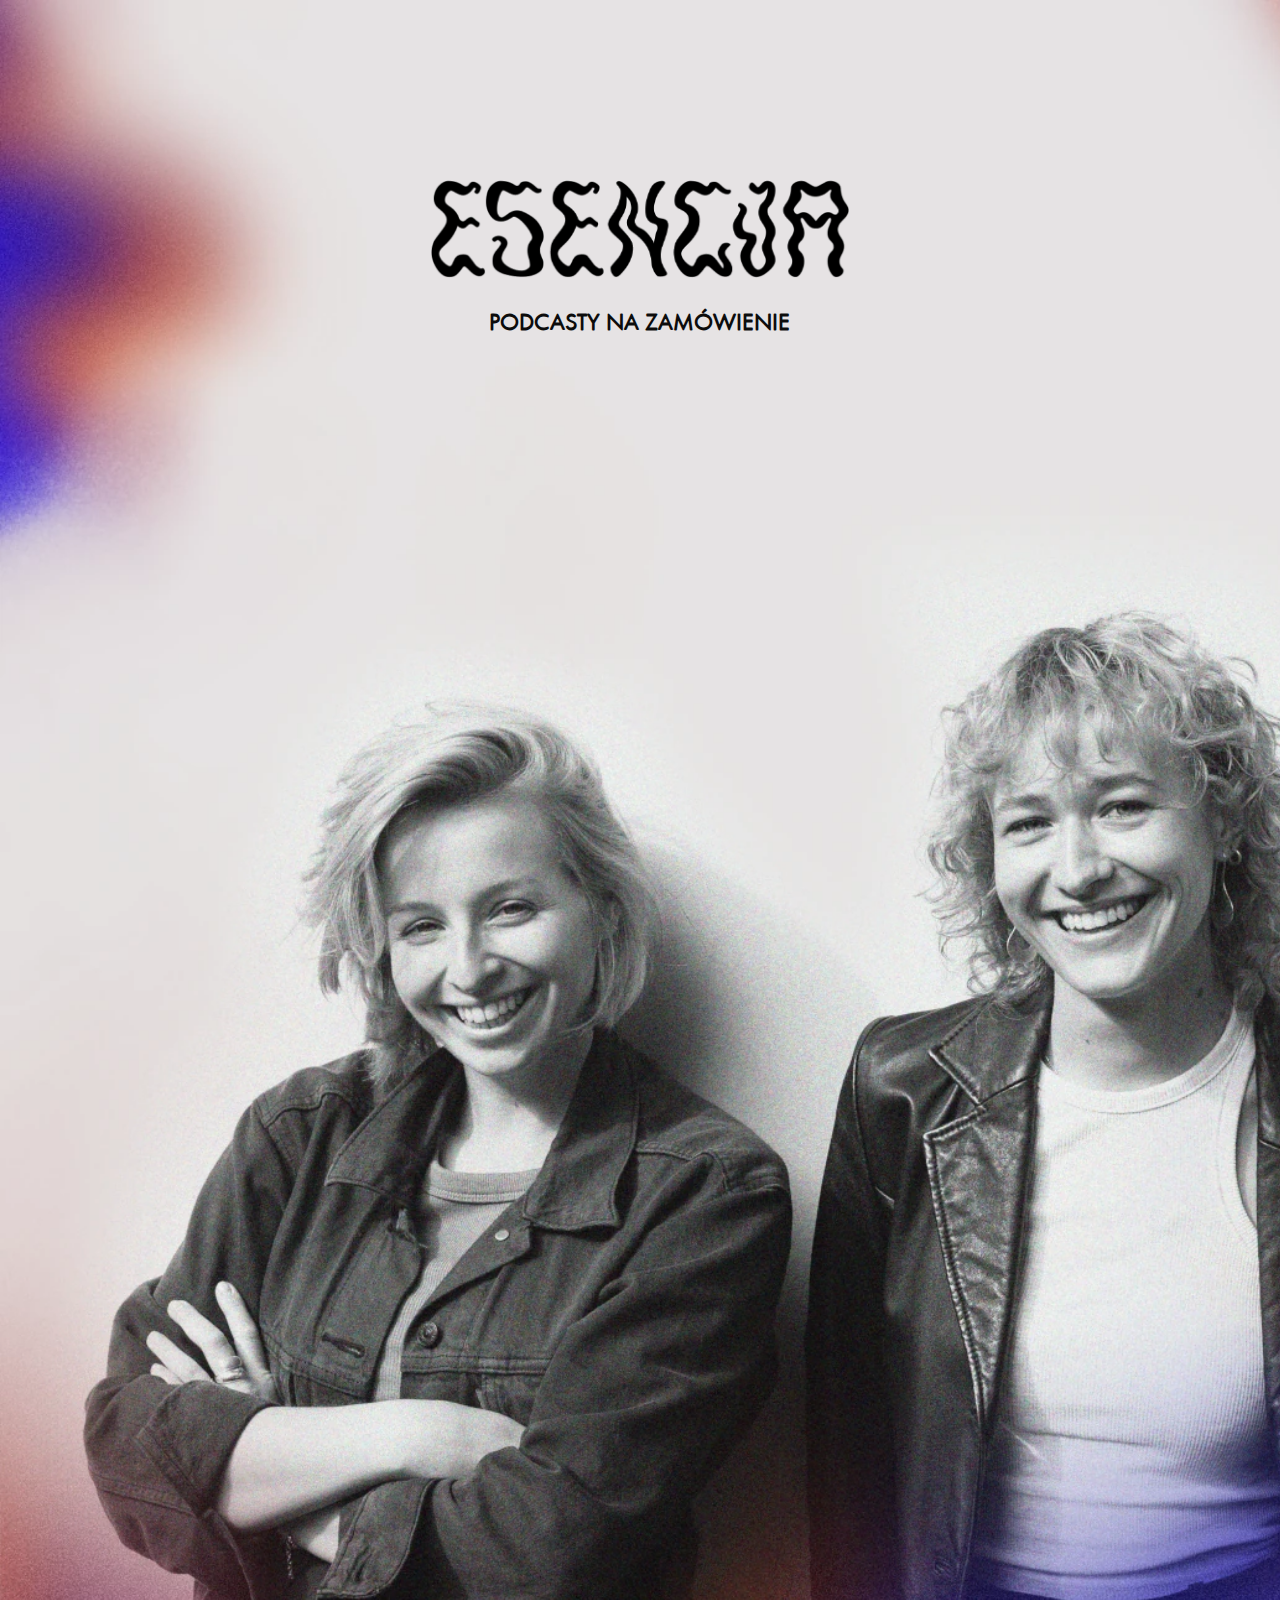
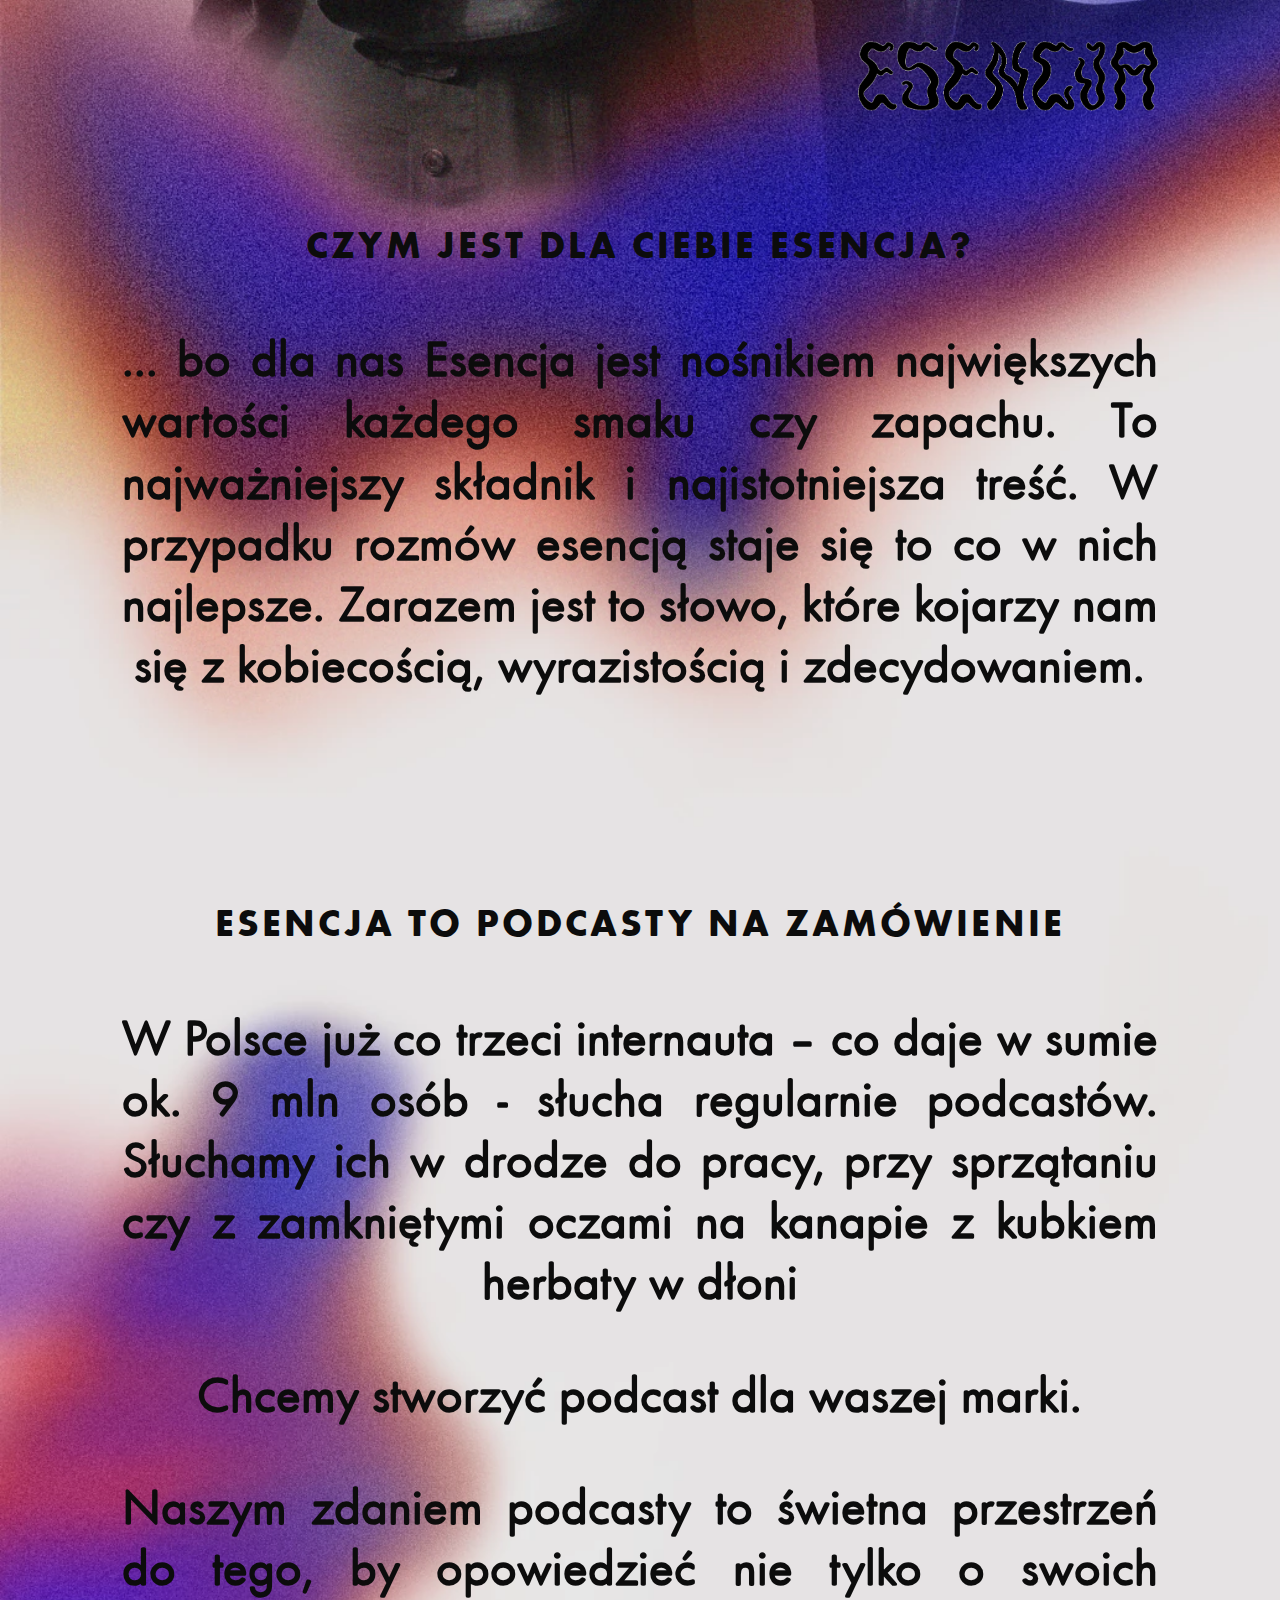
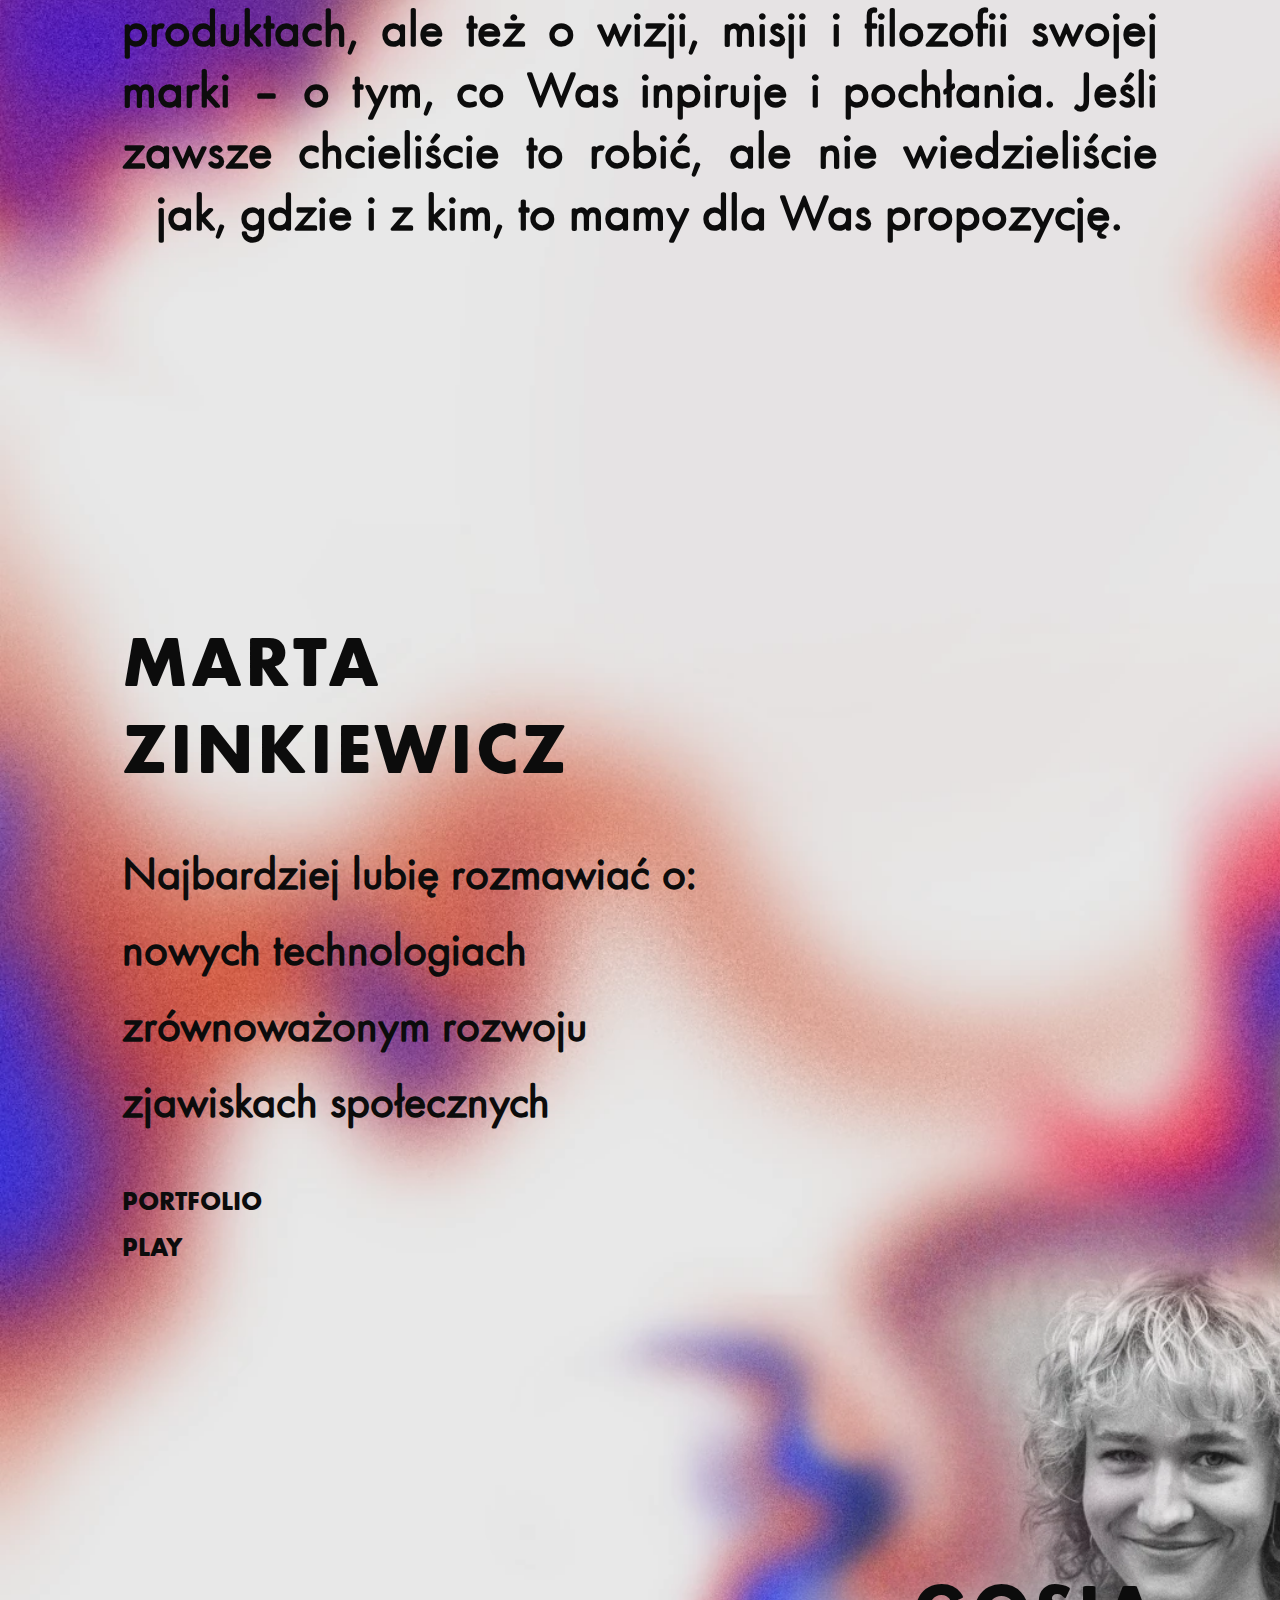
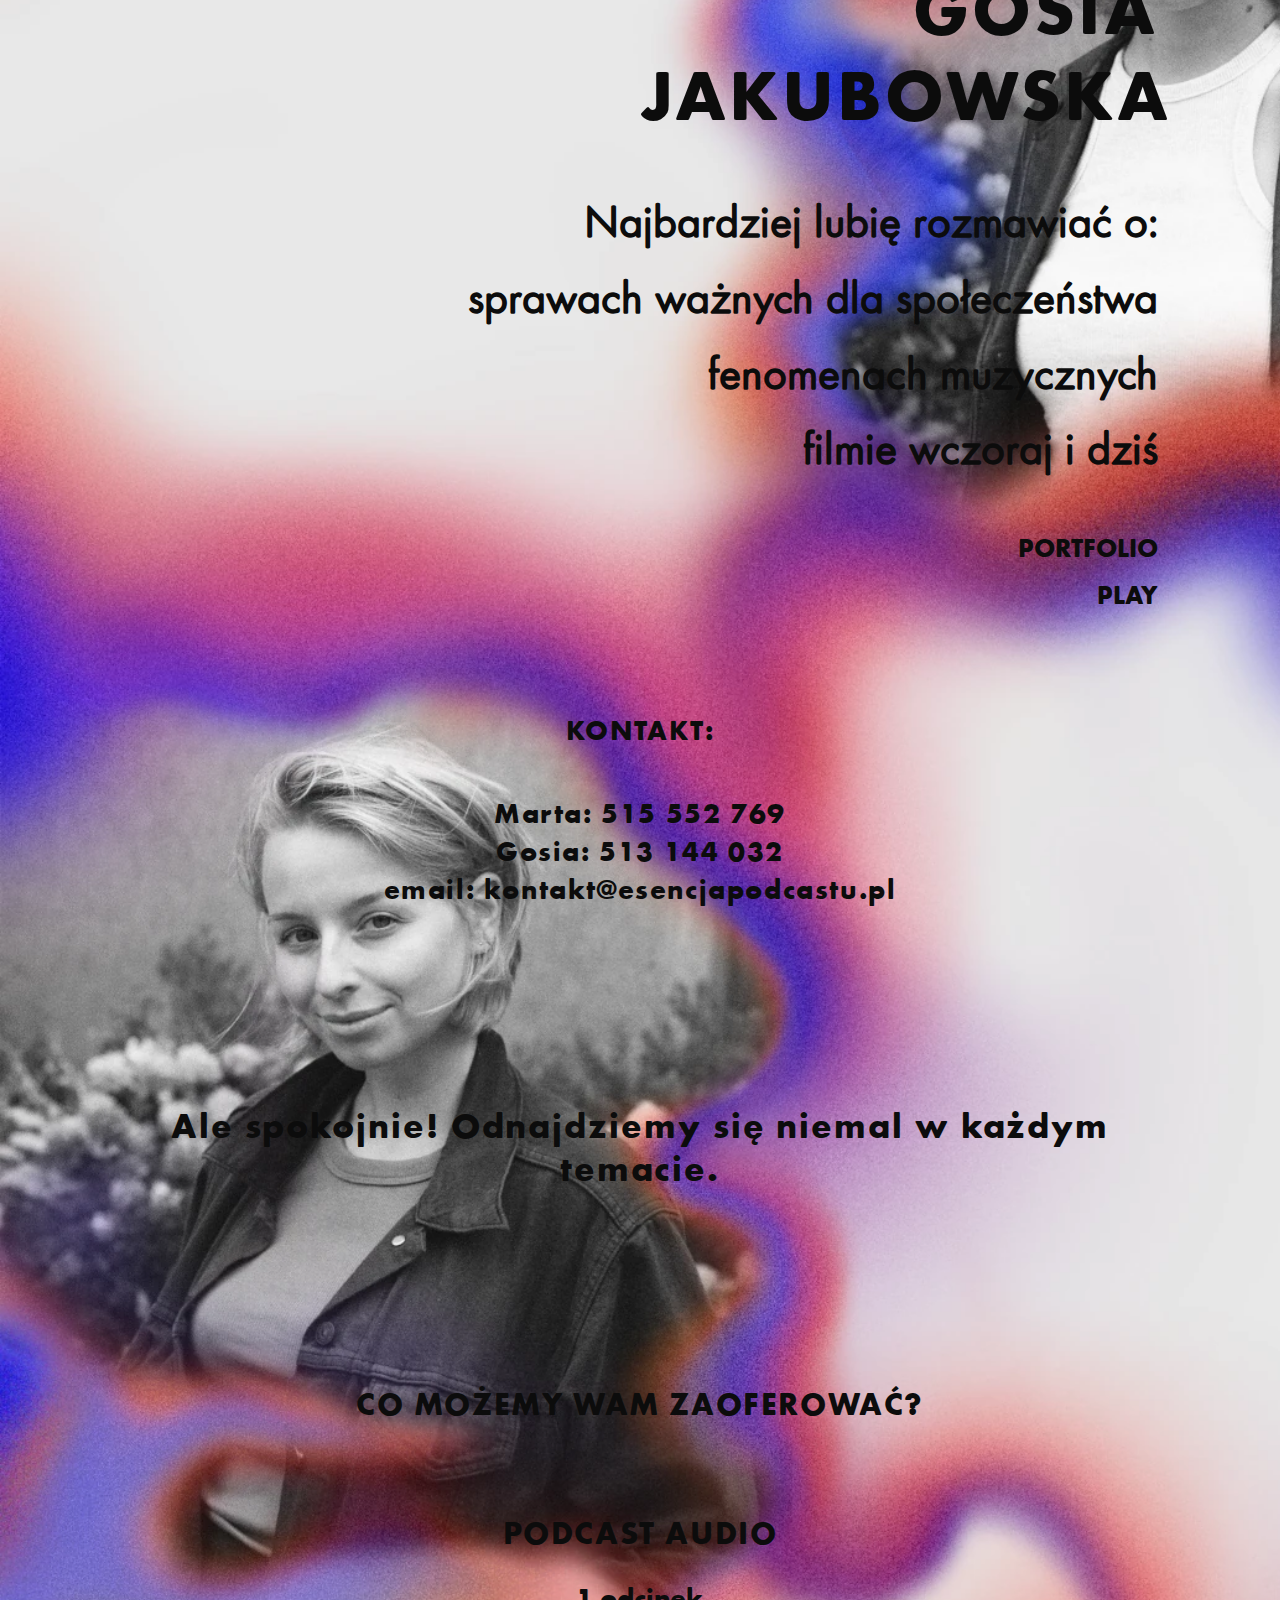
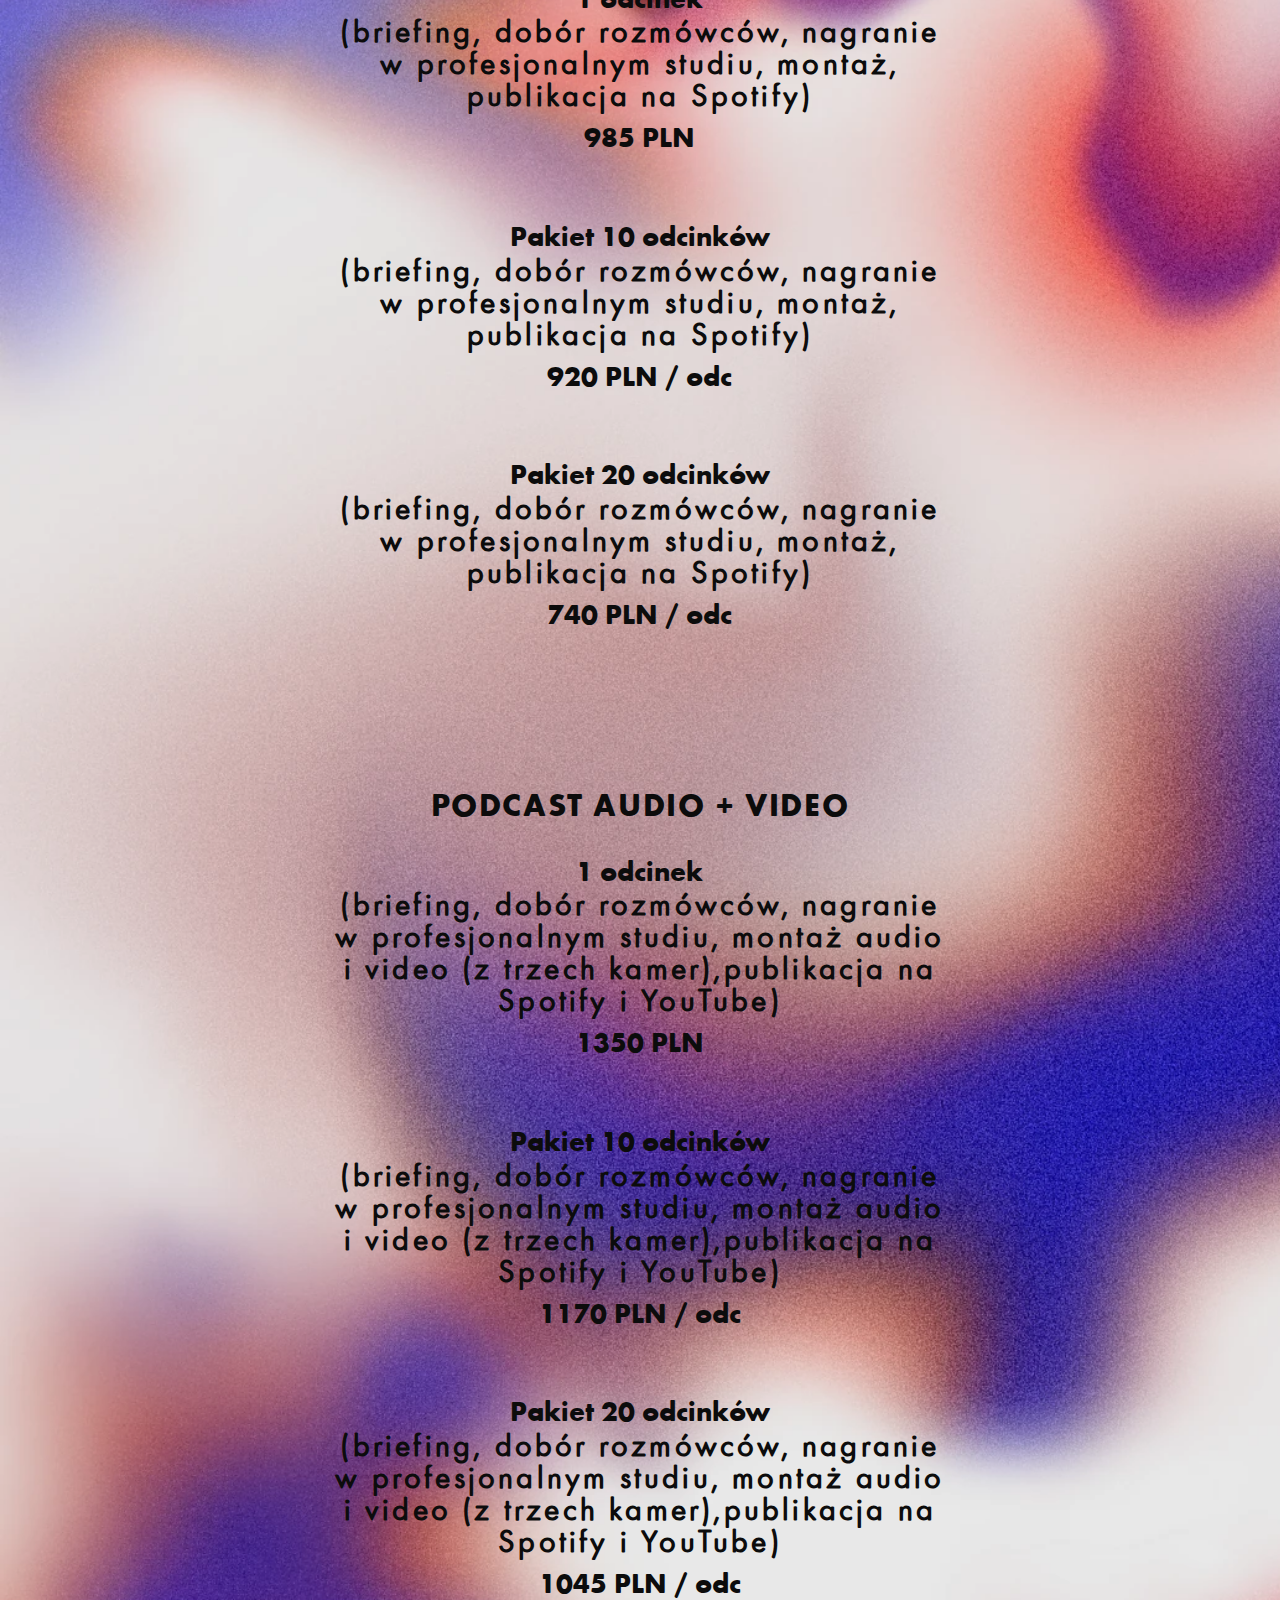
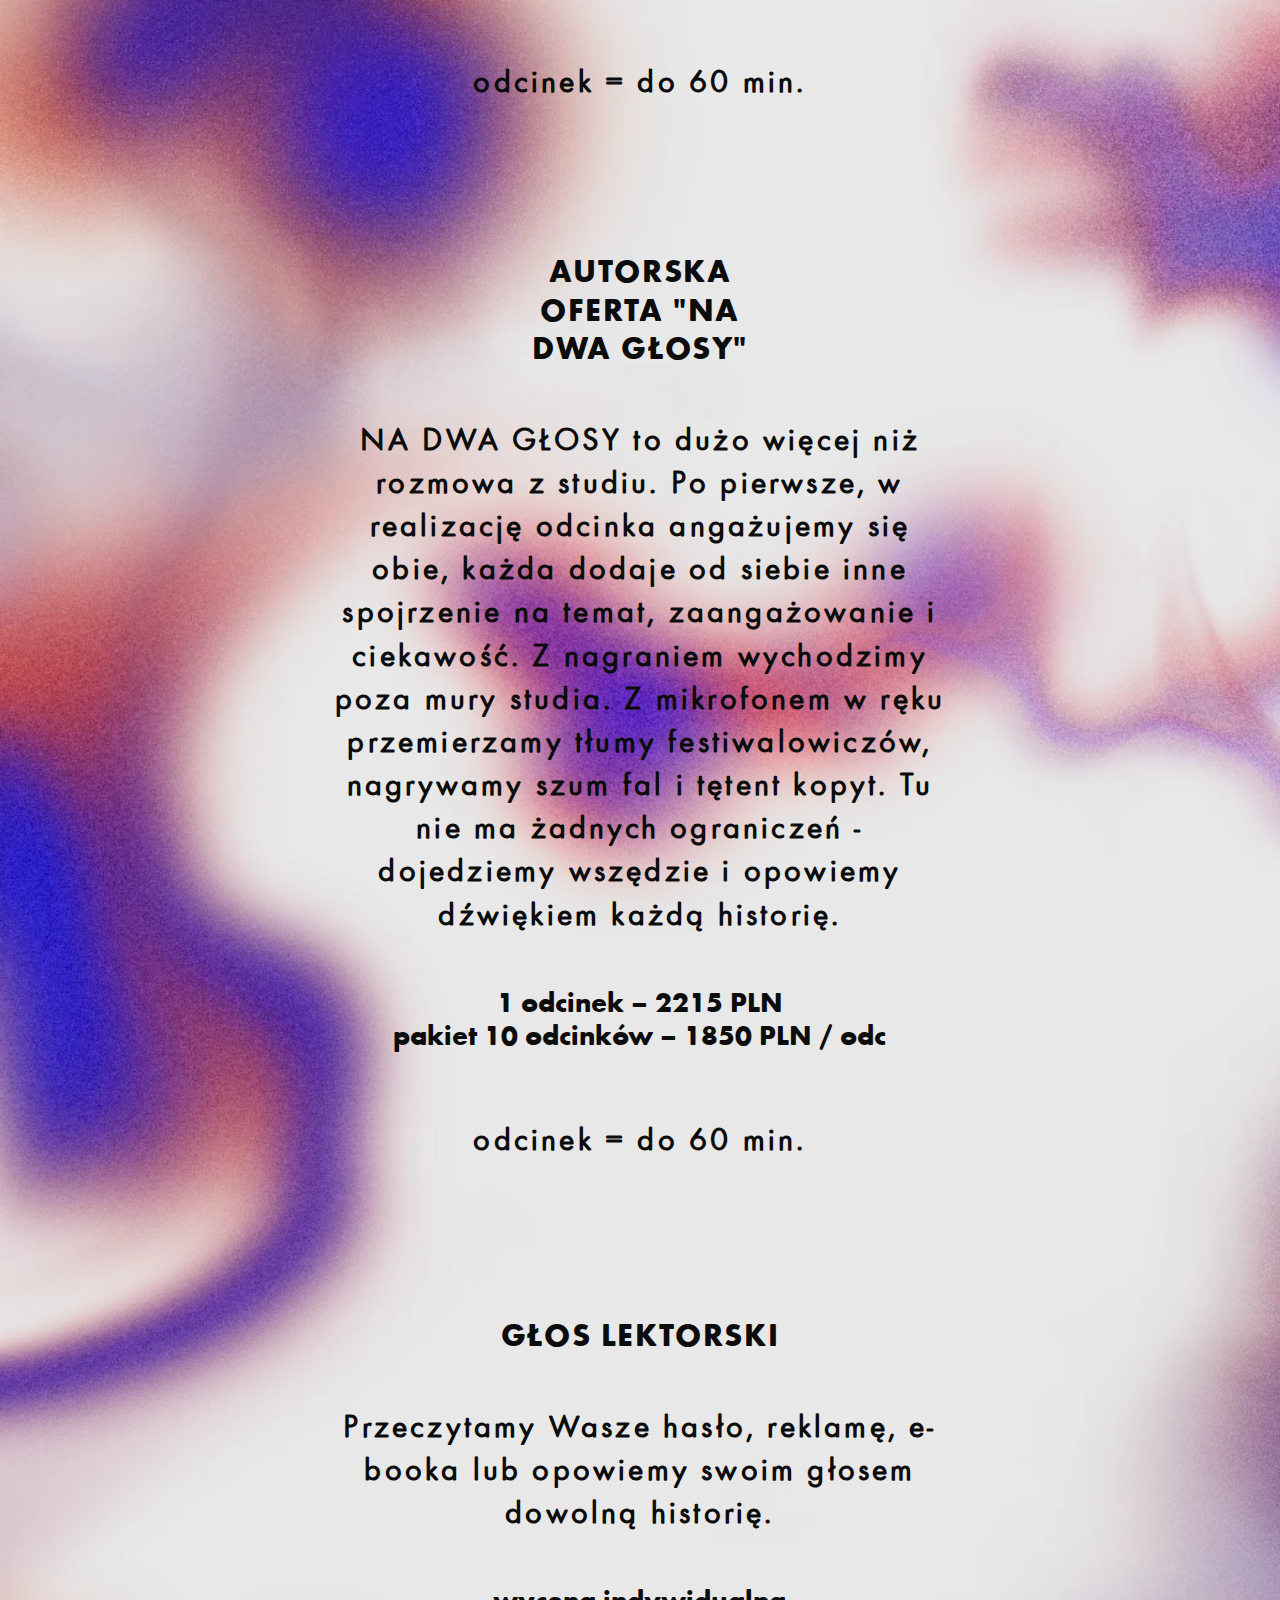
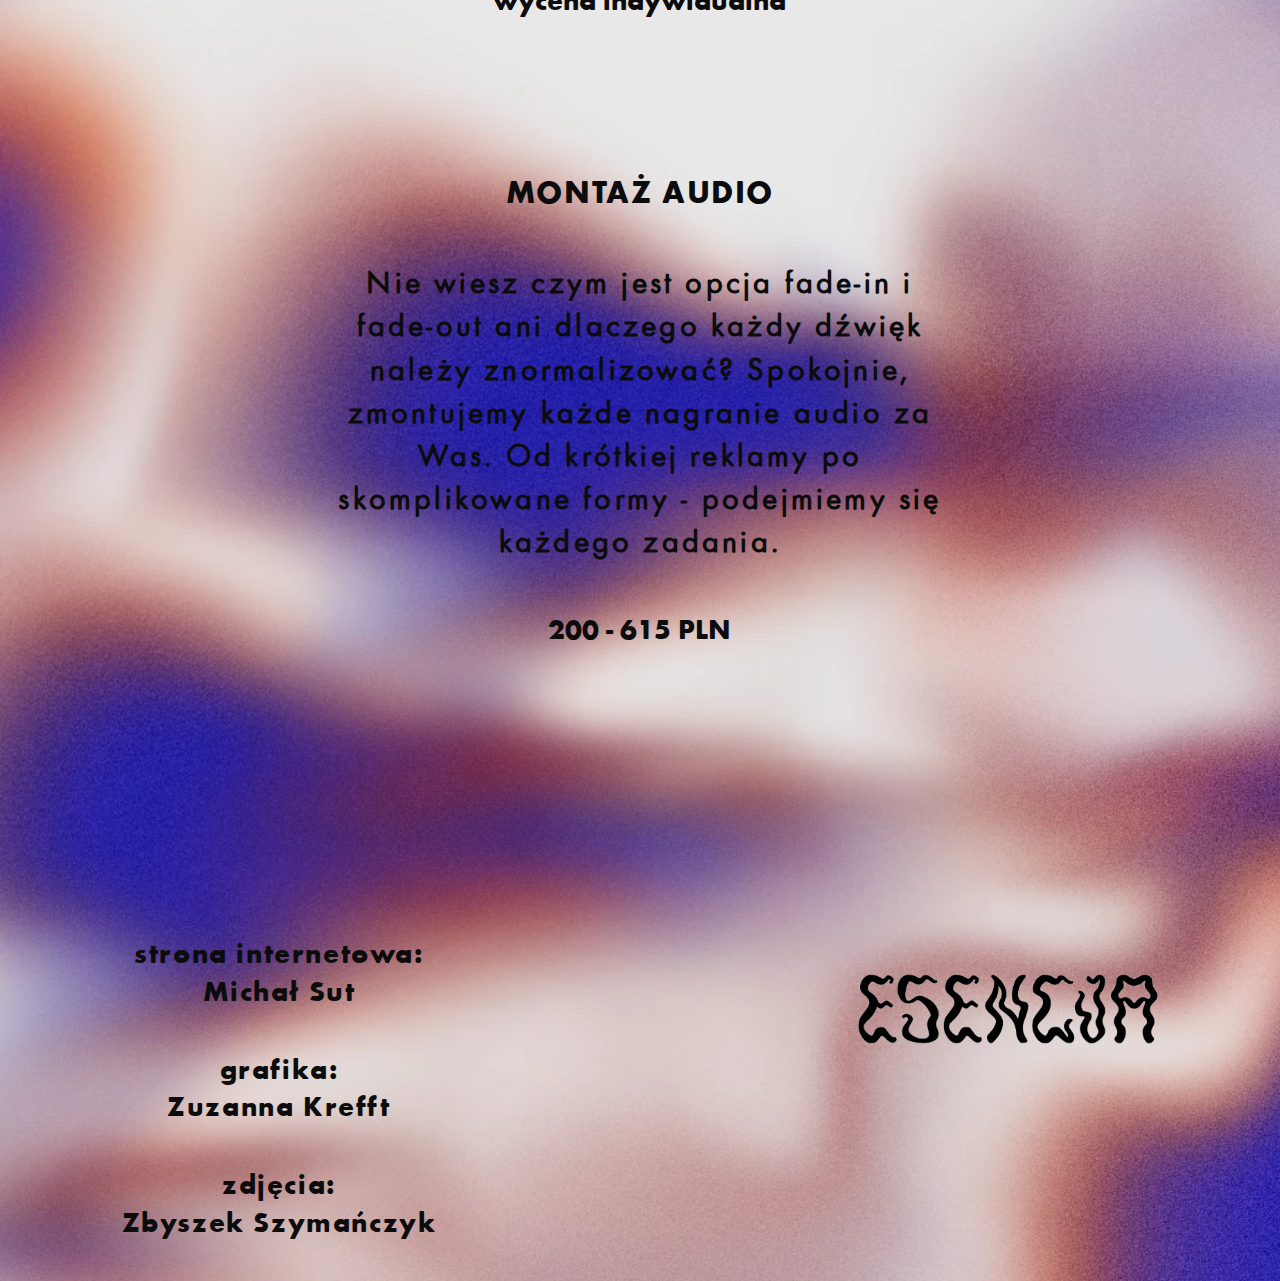
<file: esencja-preview-opcja-1/index.html>
<!doctype html><html class="no-js" lang=""><head><meta charset="utf-8"><meta name="viewport" content="width=device-width,initial-scale=1"><title></title><link rel="stylesheet" href="css/defaults.css"><link rel="stylesheet" href="css/style.css"><link rel="stylesheet" href="css/small-screen.css"><meta name="description" content=""><meta property="og:title" content=""><meta property="og:type" content=""><meta property="og:url" content=""><meta property="og:image" content=""><link rel="icon" href="/favicon.ico" sizes="any"><link rel="icon" href="/icon.svg" type="image/svg+xml"><link rel="apple-touch-icon" href="icon.png"><link rel="manifest" href="site.webmanifest"><meta name="theme-color" content="#fafafa"><link href="https://fonts.cdnfonts.com/css/futura-std-4" rel="stylesheet"><script defer="defer" src="./js/app.js"></script></head><body><div class="container"><div class="section s1"><div class="content"><div class="title"><a href="/"><img src="img/logo.png" class="logo-img"></a><p>Podcasty na zamówienie</p></div><div class="s1-bottom-logo"><a href="/"><img src="img/logo.png" class="logo-img"></a></div></div></div><div class="section s2"><div class="content"><h3>Czym jest dla Ciebie esencja?</h3><p>... bo dla nas Esencja jest nośnikiem największych wartości każdego smaku czy zapachu. To najważniejszy składnik i najistotniejsza treść. W przypadku rozmów esencją staje się to co w nich najlepsze. Zarazem jest to słowo, które kojarzy nam się z kobiecością, wyrazistością i zdecydowaniem.</p></div></div><div class="section s3"><div class="content"><h3>Esencja to podcasty na zamówienie</h3><p>W Polsce już co trzeci internauta – co daje w sumie ok. 9 mln osób - słucha regularnie podcastów. Słuchamy ich w drodze do pracy, przy sprzątaniu czy z zamkniętymi oczami na kanapie z kubkiem herbaty w dłoni</p><p>Chcemy stworzyć podcast dla waszej marki.</p><p>Naszym zdaniem podcasty to świetna przestrzeń do tego, by opowiedzieć nie tylko o swoich produktach, ale też o wizji, misji i filozofii swojej marki – o tym, co Was inpiruje i pochłania. Jeśli zawsze chcieliście to robić, ale nie wiedzieliście jak, gdzie i z kim, to mamy dla Was propozycję.</p></div></div><div class="section s4"><div class="content columns bio"><div><h3>Marta Zinkiewicz</h3><p>Najbardziej lubię rozmawiać o:<br>nowych technologiach<br>zrównoważonym rozwoju<br>zjawiskach społecznych<br></p><div class="links"><a href="https://linktr.ee/" target="_blank" class="clickable anchor">Portfolio</a> <span class="clickable" id="play-marta">PLAY</span></div></div></div></div><div class="section s5"><div class="content columns bio"><div><h3>Gosia Jakubowska</h3><p>Najbardziej lubię rozmawiać o:<br>sprawach ważnych dla społeczeństwa<br>fenomenach muzycznych<br>filmie wczoraj i dziś<br></p><div class="links"><a href="https://linktr.ee/" target="_blank" class="clickable anchor">Portfolio</a> <span class="clickable" id="play-gosia">PLAY</span></div></div></div></div><div class="section s6"><div class="content"><div class="kontakt text-bold"><h4>Kontakt:</h4><p>Marta: 515 552 769<br>Gosia: 513 144 032<br>email: kontakt@esencjapodcastu.pl</p></div><div class="spokojnie"><h4>Ale spokojnie! Odnajdziemy się niemal w każdym temacie.</h4></div><div class="offer"><div class="offer-title"><h4>Co możemy wam zaoferować?</h4></div><div class="offer-content"><h4>PODCAST AUDIO</h4><div class="offer-set"><p class="offer-set-name">1 odcinek</p><p class="offer-set-description">(briefing, dobór rozmówców, nagranie w profesjonalnym studiu, montaż, publikacja na Spotify)</p><p class="offer-set-price">985 PLN</p></div><div class="offer-set"><p class="offer-set-name">Pakiet 10 odcinków</p><p class="offer-set-description">(briefing, dobór rozmówców, nagranie w profesjonalnym studiu, montaż, publikacja na Spotify)</p><p class="offer-set-price">920 PLN / odc</p></div><div class="offer-set"><p class="offer-set-name">Pakiet 20 odcinków</p><p class="offer-set-description">(briefing, dobór rozmówców, nagranie w profesjonalnym studiu, montaż, publikacja na Spotify)</p><p class="offer-set-price">740 PLN / odc</p></div></div><div class="offer-content"><h4>PODCAST AUDIO + VIDEO</h4><div class="offer-set"><p class="offer-set-name">1 odcinek</p><p class="offer-set-description">(briefing, dobór rozmówców, nagranie w profesjonalnym studiu, montaż audio i video (z trzech kamer),publikacja na Spotify i YouTube)</p><p class="offer-set-price">1350 PLN</p></div><div class="offer-set"><p class="offer-set-name">Pakiet 10 odcinków</p><p class="offer-set-description">(briefing, dobór rozmówców, nagranie w profesjonalnym studiu, montaż audio i video (z trzech kamer),publikacja na Spotify i YouTube)</p><p class="offer-set-price">1170 PLN / odc</p></div><div class="offer-set"><p class="offer-set-name">Pakiet 20 odcinków</p><p class="offer-set-description">(briefing, dobór rozmówców, nagranie w profesjonalnym studiu, montaż audio i video (z trzech kamer),publikacja na Spotify i YouTube)</p><p class="offer-set-price">1045 PLN / odc</p></div><div class="offer-set"><p class="offer-set-description">odcinek = do 60 min.</p></div></div><div class="offer-content extra-service"><h4>Autorska oferta "Na dwa głosy"</h4><div class="offer-set"><p class="offer-set-description">NA DWA GŁOSY to dużo więcej niż rozmowa z studiu. Po pierwsze, w realizację odcinka angażujemy się obie, każda dodaje od siebie inne spojrzenie na temat, zaangażowanie i ciekawość. Z nagraniem wychodzimy poza mury studia. Z mikrofonem w ręku przemierzamy tłumy festiwalowiczów, nagrywamy szum fal i tętent kopyt. Tu nie ma żadnych ograniczeń - dojedziemy wszędzie i opowiemy dźwiękiem każdą historię.</p><p class="offer-set-price">1 odcinek – <nobr>2215 PLN</nobr></p><p class="offer-set-price">pakiet 10 odcinków – <nobr>1850 PLN / odc</nobr></p></div><div class="offer-set"><p class="offer-set-description">odcinek = do 60 min.</p></div></div><div class="offer-content extra-service"><h4>Głos lektorski</h4><div class="offer-set"><p class="offer-set-description">Przeczytamy Wasze hasło, reklamę, e-booka lub opowiemy swoim głosem dowolną historię.</p><p class="offer-set-price">wycena indywidualna</p></div></div><div class="offer-content extra-service"><h4>Montaż audio</h4><div class="offer-set"><p class="offer-set-description">Nie wiesz czym jest opcja fade-in i fade-out ani dlaczego każdy dźwięk należy znormalizować? Spokojnie, zmontujemy każde nagranie audio za Was. Od krótkiej reklamy po skomplikowane formy - podejmiemy się każdego zadania.</p><p class="offer-set-price">200 - 615 PLN</p></div></div></div></div></div><div class="section s7"><div class="content columns footer"><div class="credits"><div><p>strona internetowa:</p><p><a href="https://linktr.ee/michalsut" target="_blank" class="anchor">Michał Sut</a></p></div><div><p>grafika:</p><p>Zuzanna Krefft</p></div><div><p>zdjęcia:</p><p>Zbyszek Szymańczyk</p></div></div><div><a href="/"><img src="img/logo.png" class="logo-img"></a></div></div></div></div><script src="js/app.js"></script><script>function switchBackground(checkbox){
    let sections = ["s1", "s2", "s3", "s4", "s5", "s6", "s7"];
    for(let i=0; i<sections.length; i++){
      let el = document.getElementsByClassName(sections[i])[0];
      let bgImg = window.getComputedStyle(el).backgroundImage;
      if (checkbox.checked) {
        bgImg = bgImg.replace("/img/", "/img2/");
      } else {
        bgImg = bgImg.replace("/img2/", "/img/");
      }
      el.style.backgroundImage = bgImg;
    }
  }
  function switchText(checkbox){
    let container = document.getElementsByClassName("container")[0];
    if (checkbox.checked){
      container.style.cssText = "color: rgba(0,0,0,0) !important;"
    } else {
      container.style.cssText = "color: #8f0000 !important;"
    }
  }</script></body></html>
</file>
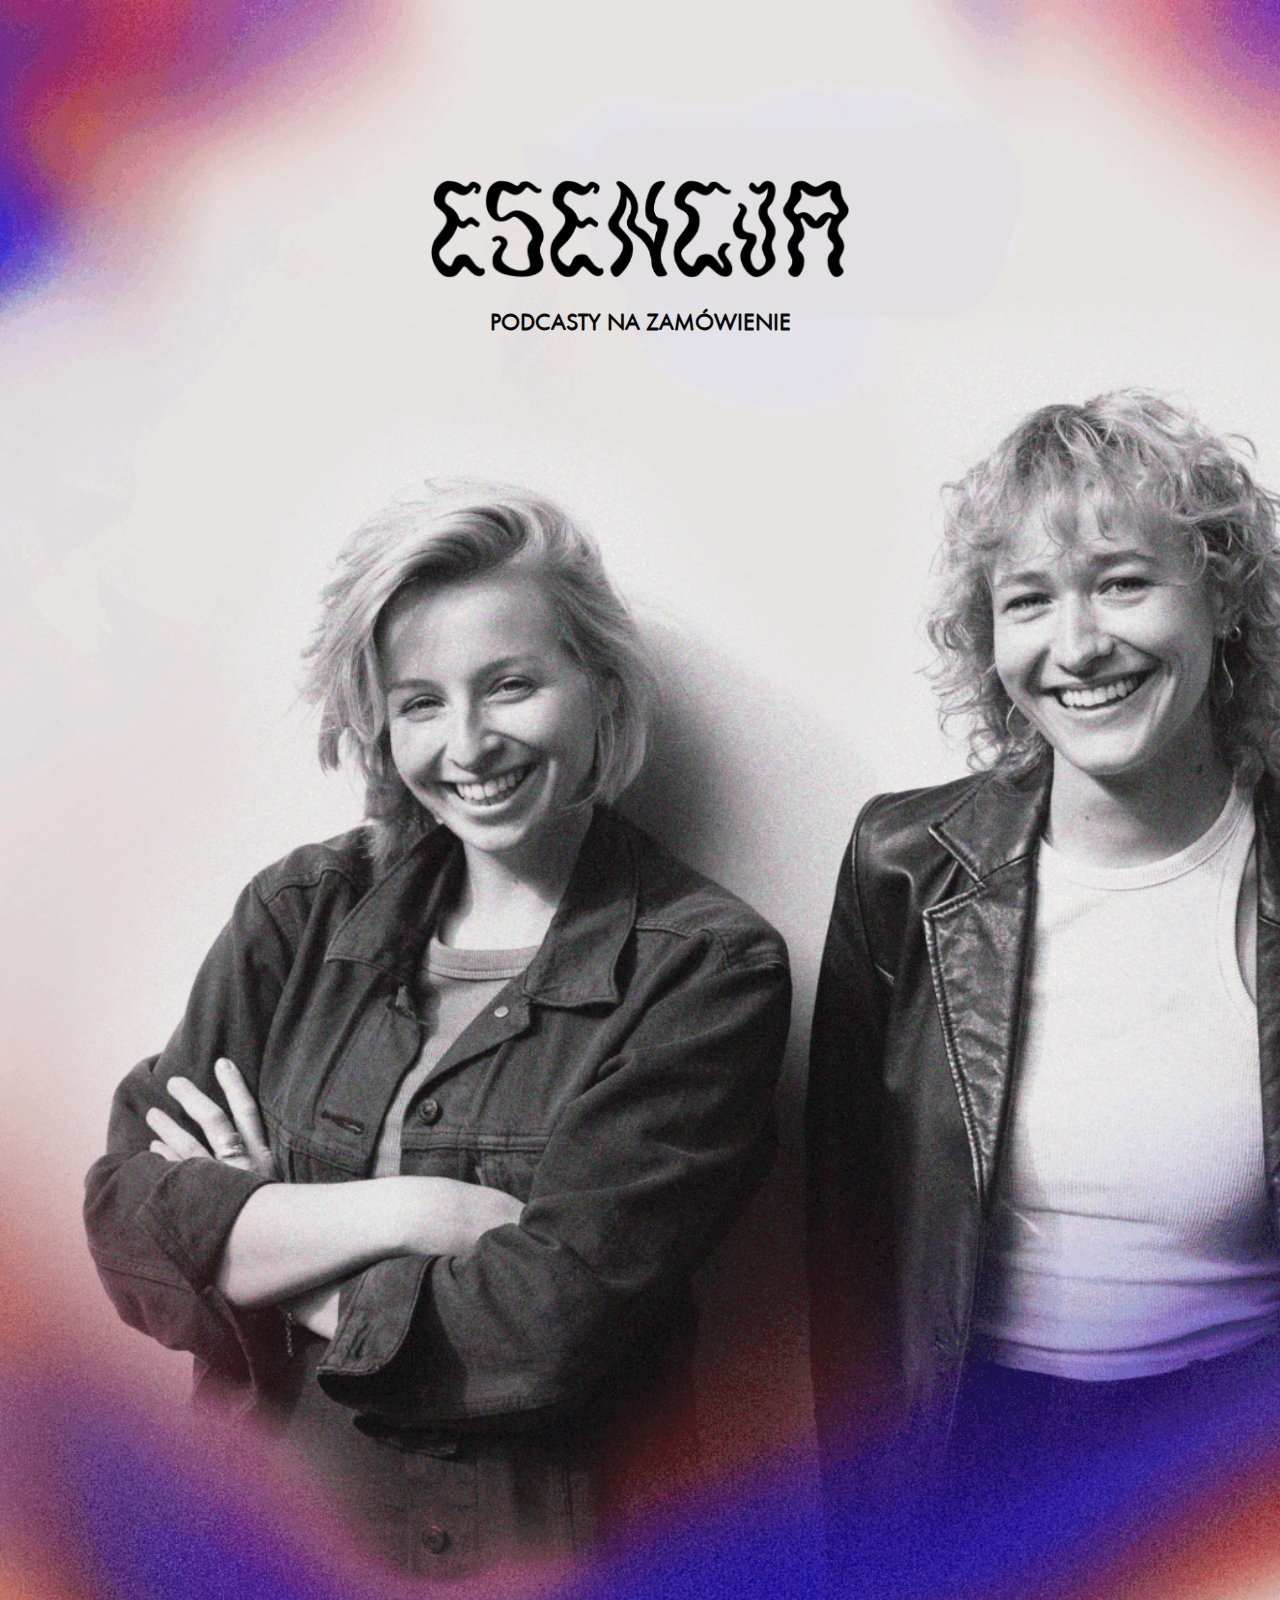
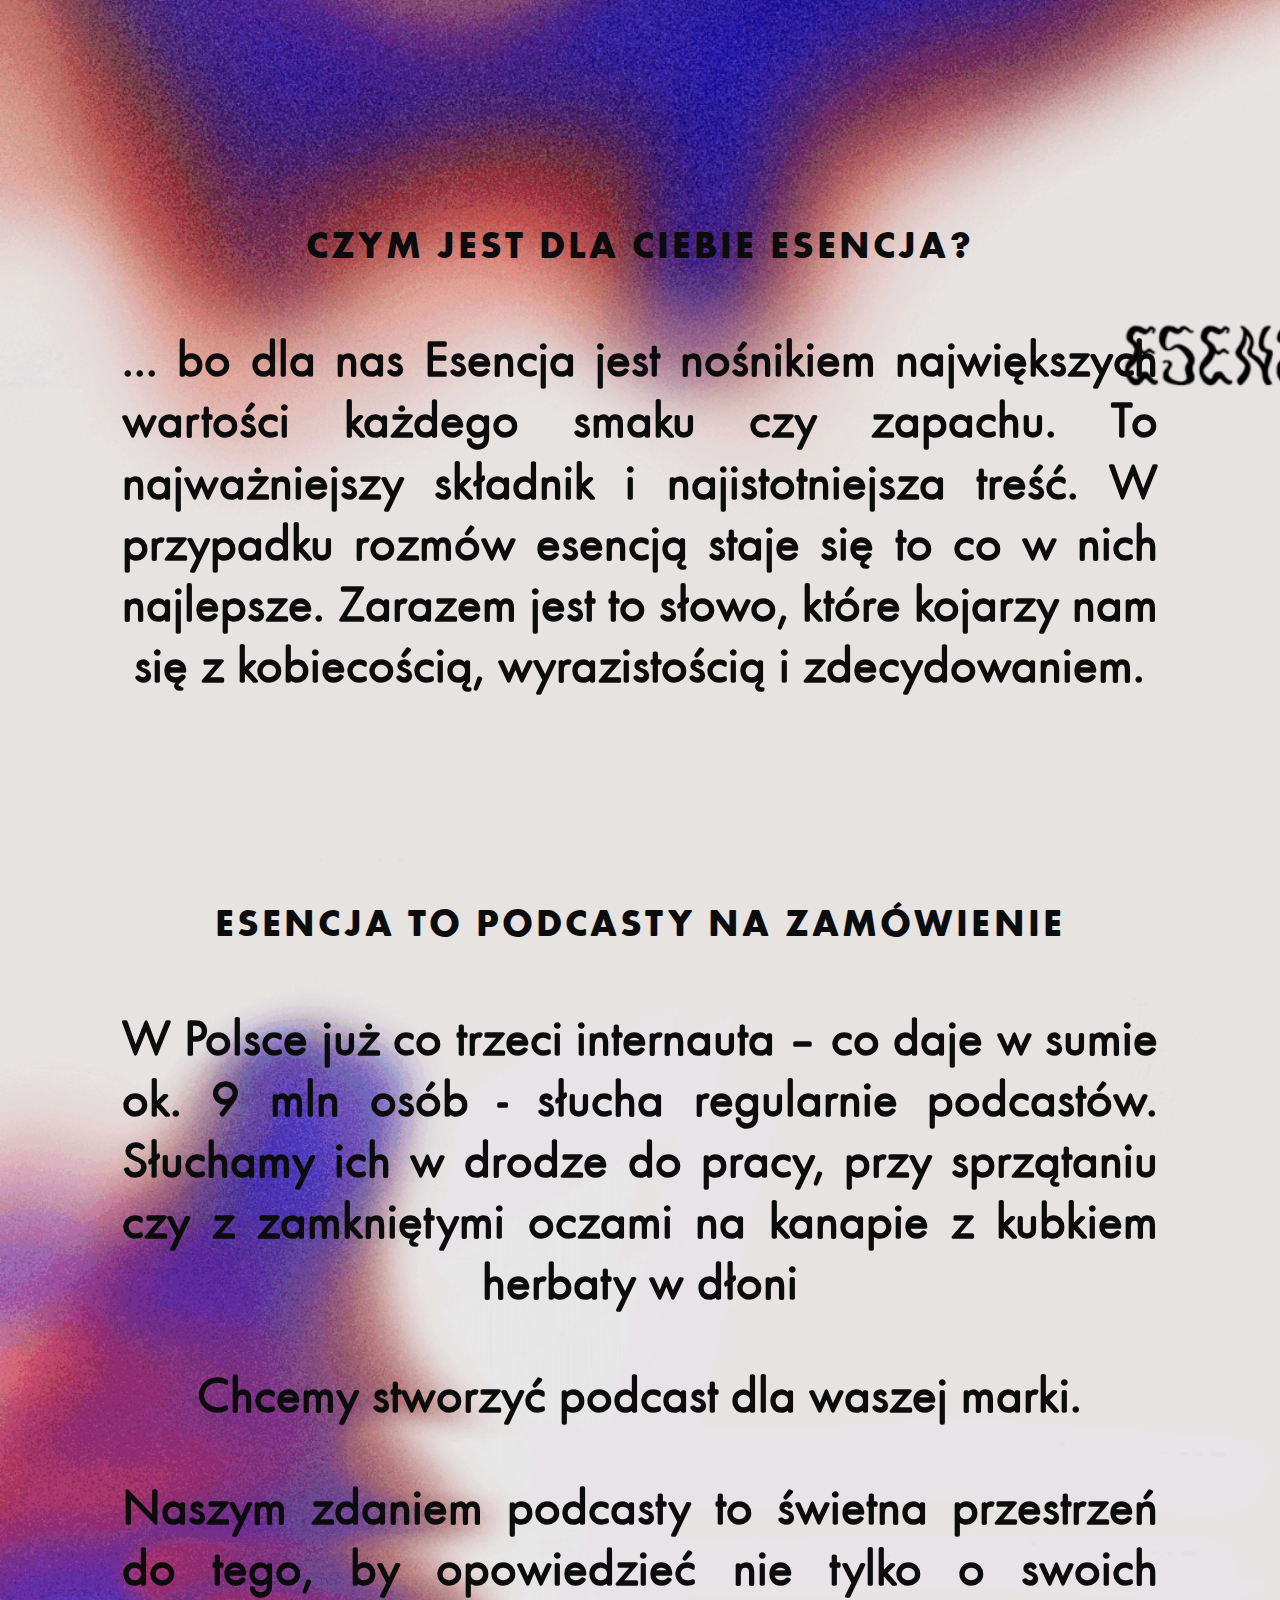
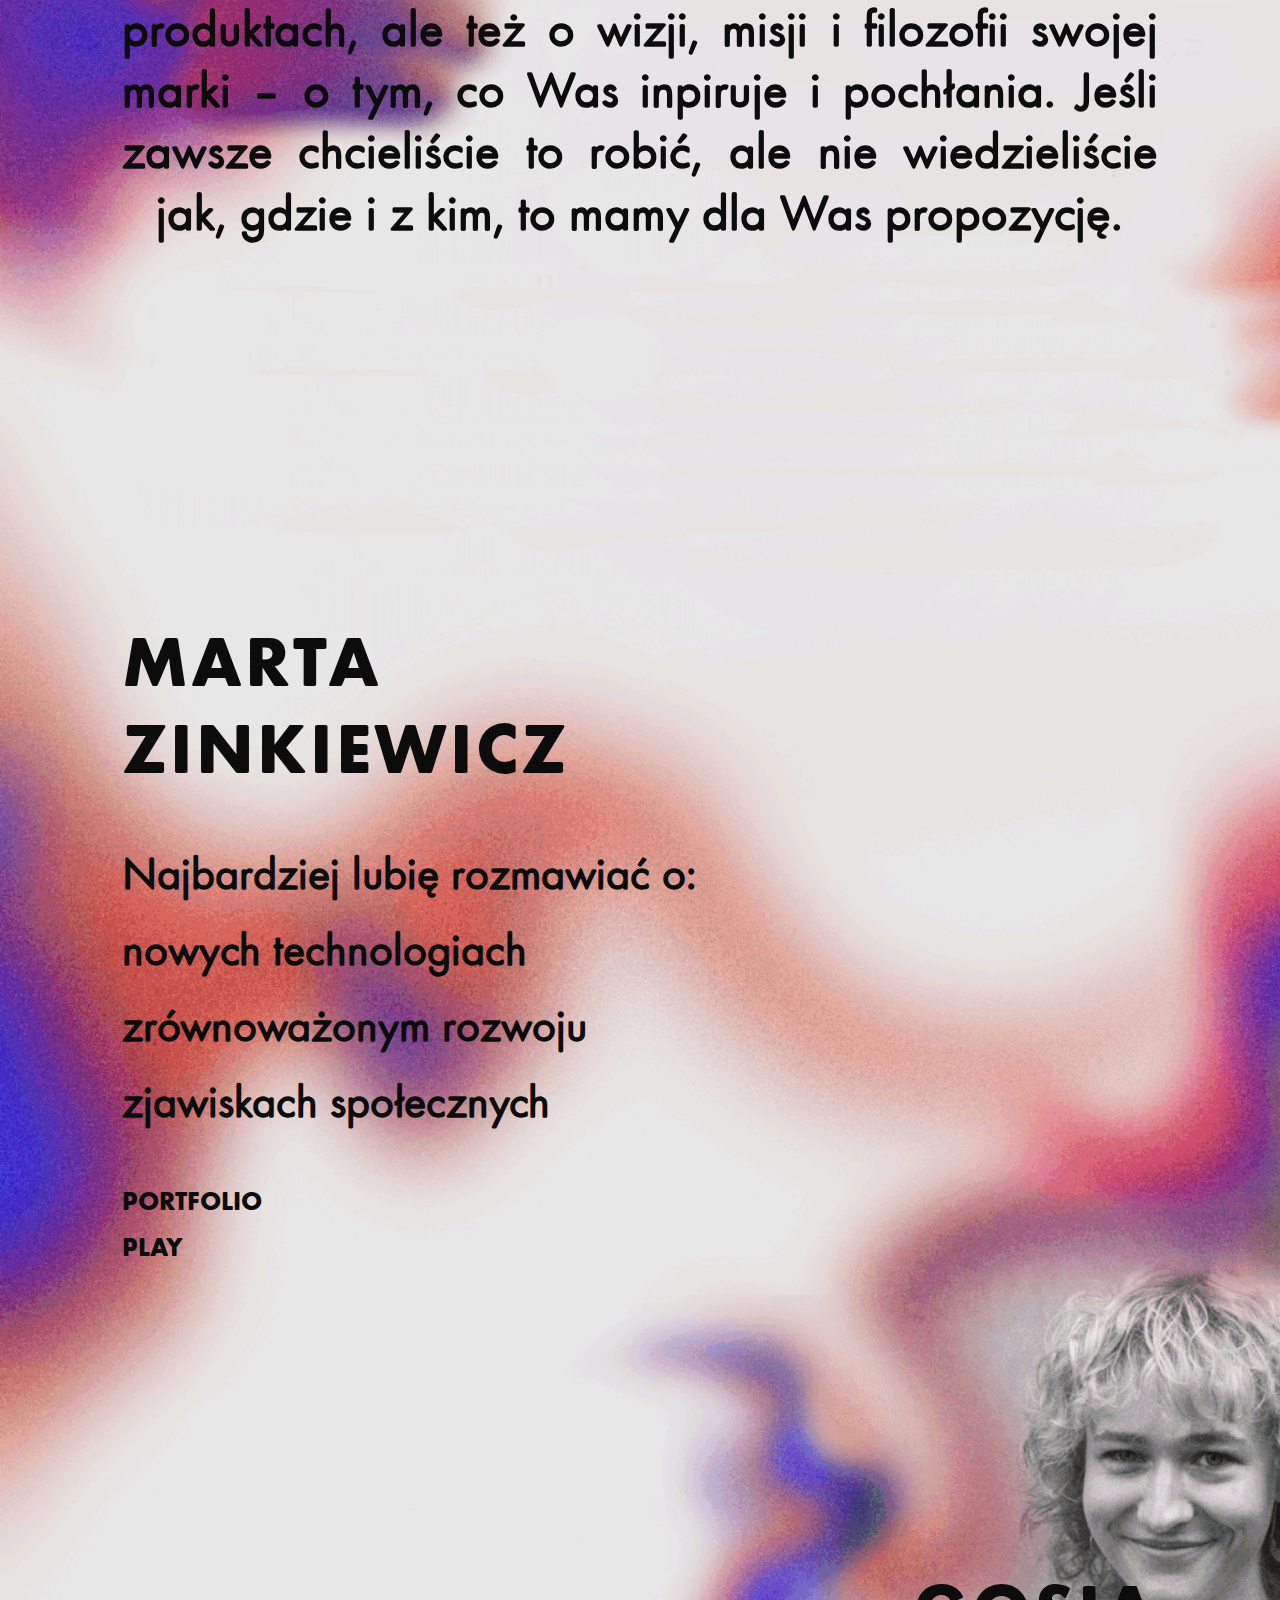
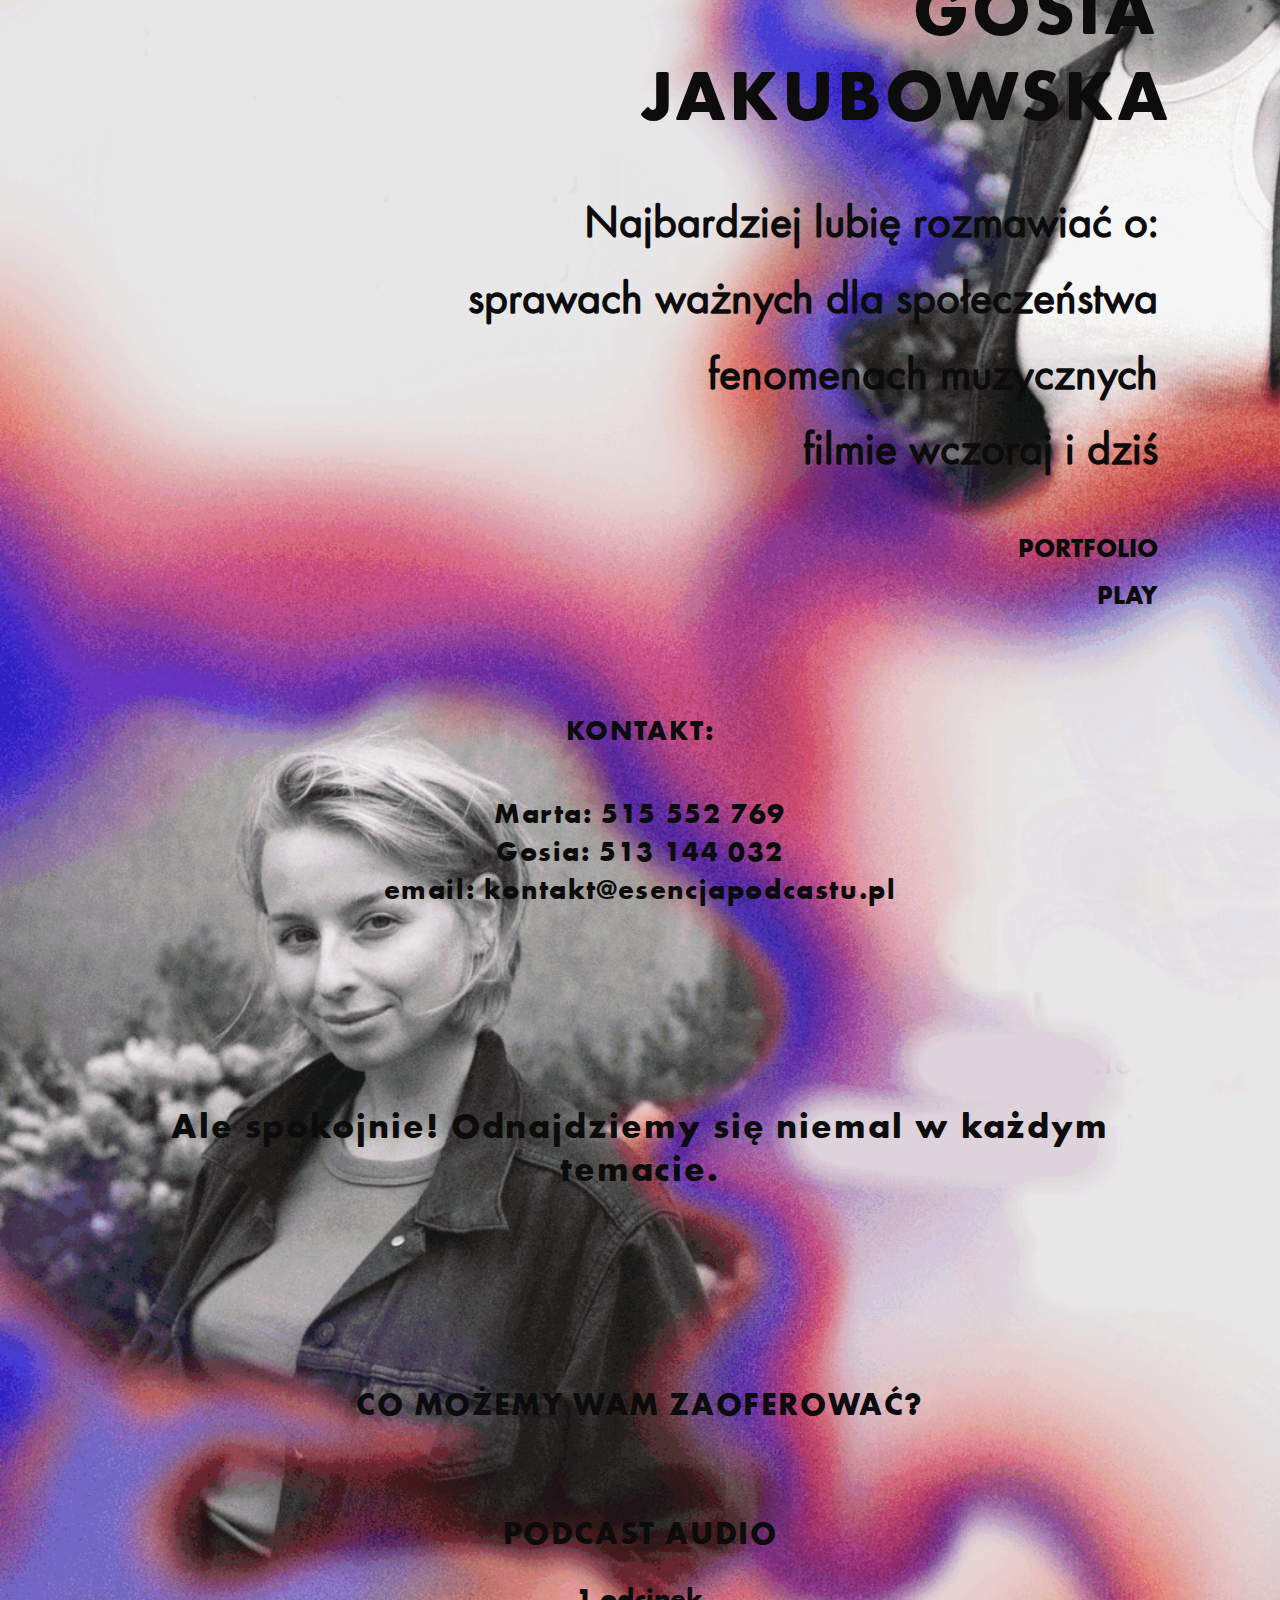
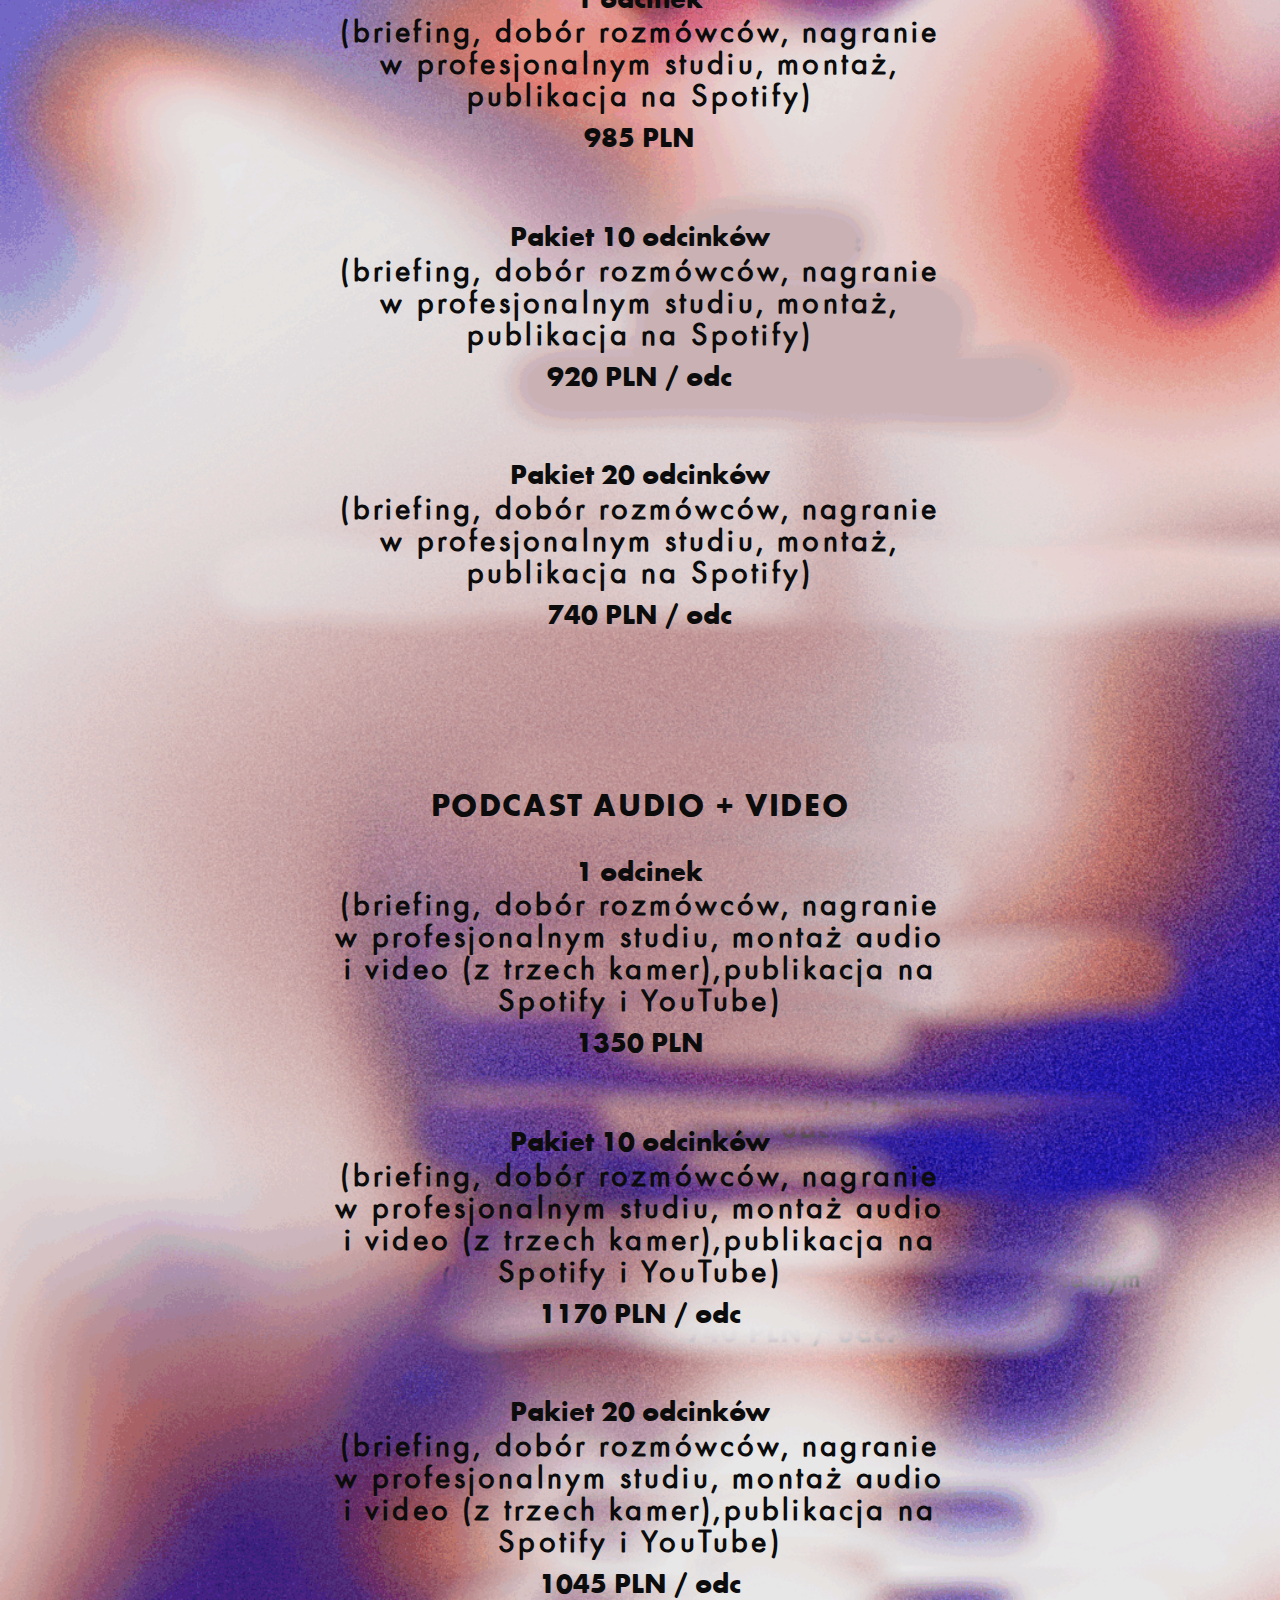
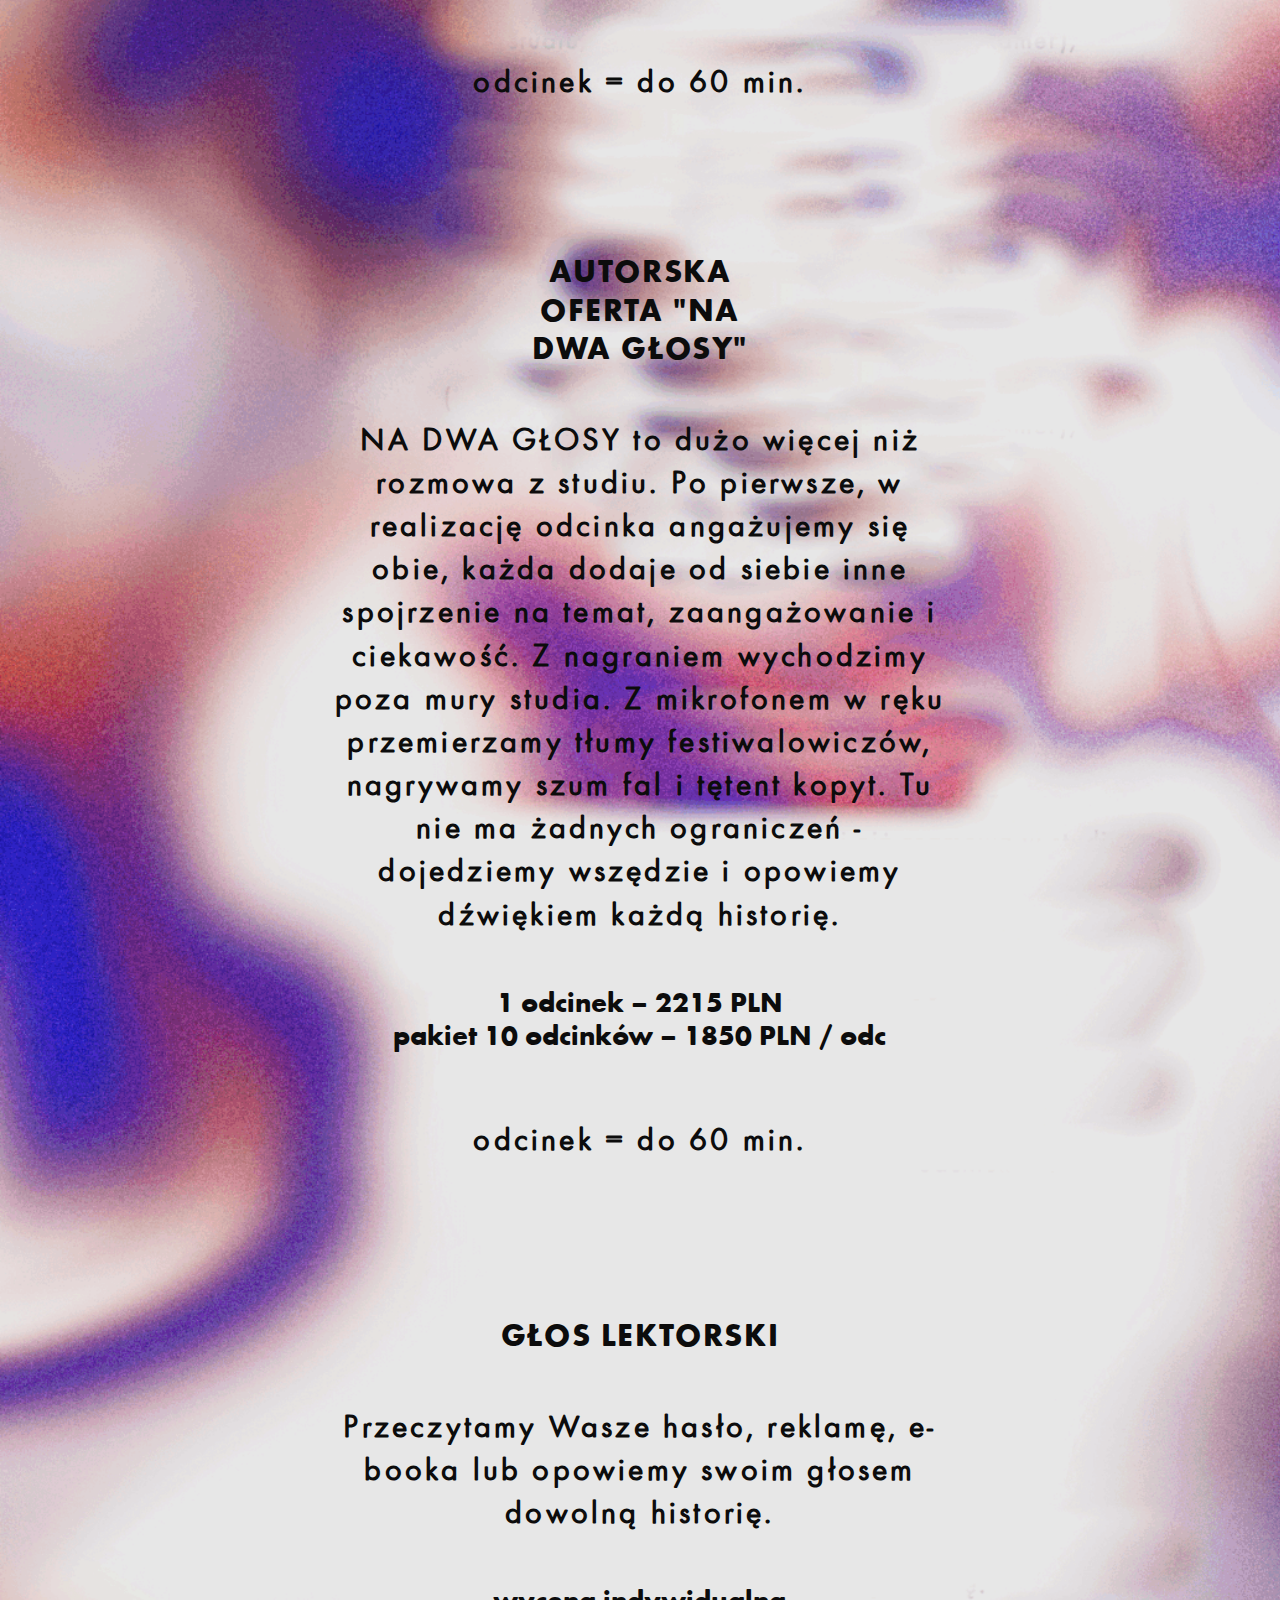
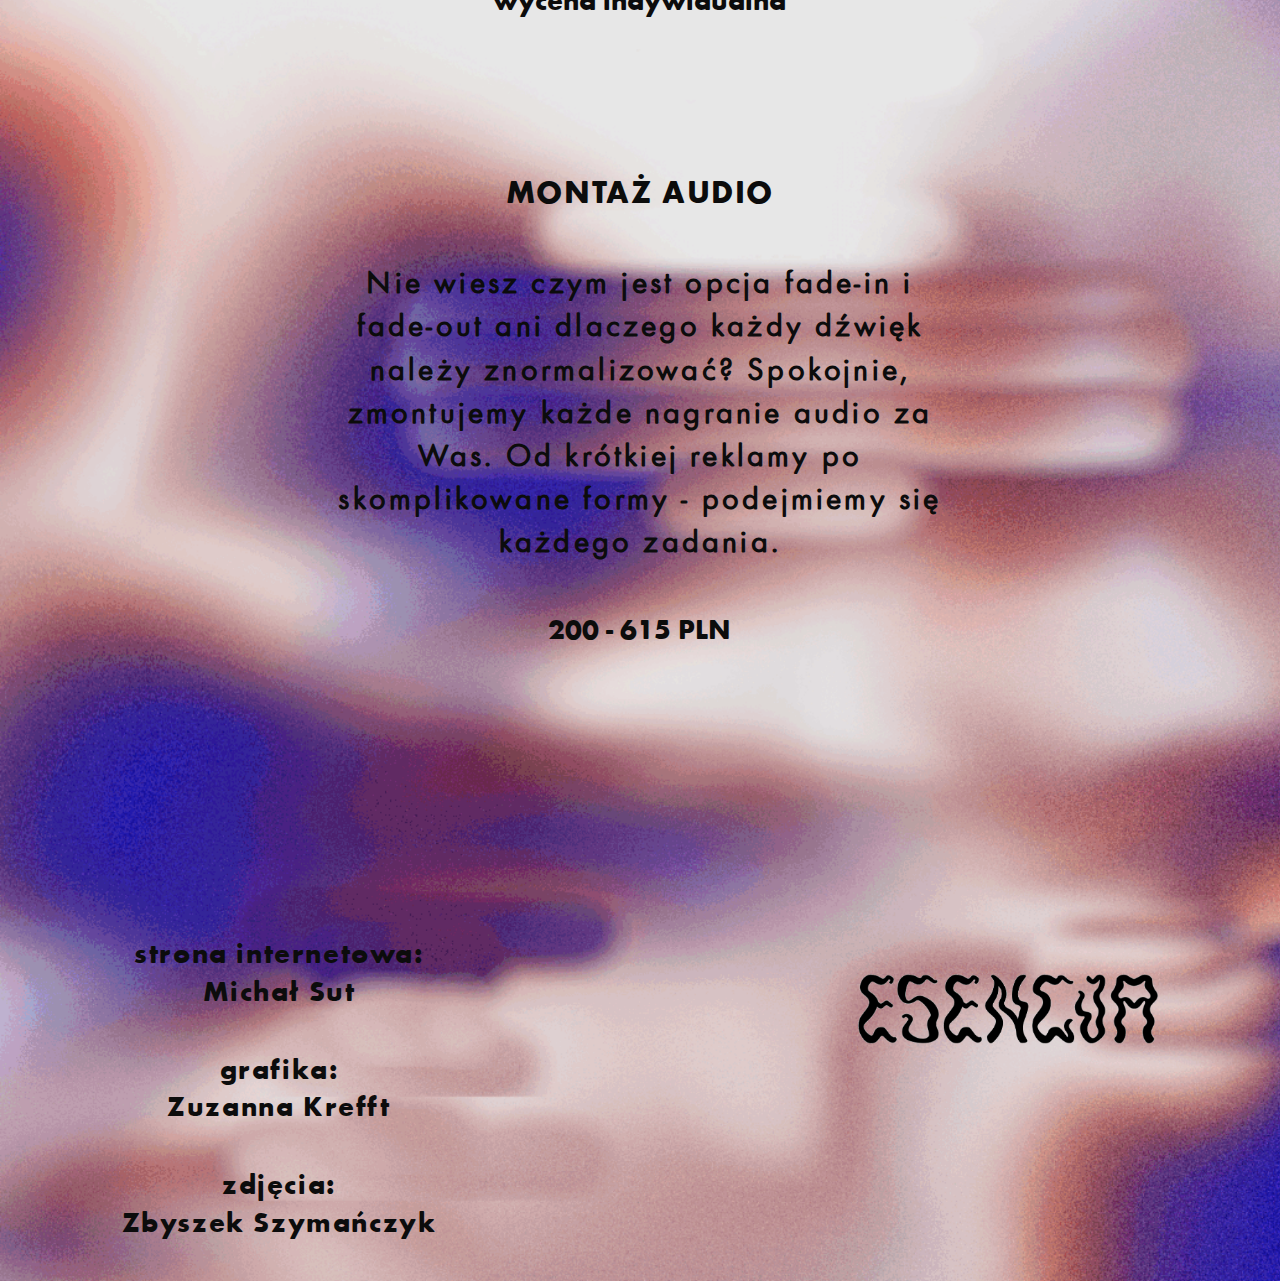
<file: esencja-preview/index.html>
<!doctype html><html class="no-js" lang=""><head><meta charset="utf-8"><meta name="viewport" content="width=device-width,initial-scale=1"><title></title><link rel="stylesheet" href="css/defaults.css"><link rel="stylesheet" href="css/style.css"><link rel="stylesheet" href="css/small-screen.css"><meta name="description" content=""><meta property="og:title" content=""><meta property="og:type" content=""><meta property="og:url" content=""><meta property="og:image" content=""><link rel="icon" href="/favicon.ico" sizes="any"><link rel="icon" href="/icon.svg" type="image/svg+xml"><link rel="apple-touch-icon" href="icon.png"><link rel="manifest" href="site.webmanifest"><meta name="theme-color" content="#fafafa"><link href="https://fonts.cdnfonts.com/css/futura-std-4" rel="stylesheet"><script defer="defer" src="./js/app.js"></script></head><body><div class="container"><div class="section s1"><div class="title"><a href="/"><img src="img/logo.png" class="logo-img"></a><p>Podcasty na zamówienie</p></div></div><div class="section s2"><div class="content"><h3>Czym jest dla Ciebie esencja?</h3><p>... bo dla nas Esencja jest nośnikiem największych wartości każdego smaku czy zapachu. To najważniejszy składnik i najistotniejsza treść. W przypadku rozmów esencją staje się to co w nich najlepsze. Zarazem jest to słowo, które kojarzy nam się z kobiecością, wyrazistością i zdecydowaniem.</p></div></div><div class="section s3"><div class="content"><h3>Esencja to podcasty na zamówienie</h3><p>W Polsce już co trzeci internauta – co daje w sumie ok. 9 mln osób - słucha regularnie podcastów. Słuchamy ich w drodze do pracy, przy sprzątaniu czy z zamkniętymi oczami na kanapie z kubkiem herbaty w dłoni</p><p>Chcemy stworzyć podcast dla waszej marki.</p><p>Naszym zdaniem podcasty to świetna przestrzeń do tego, by opowiedzieć nie tylko o swoich produktach, ale też o wizji, misji i filozofii swojej marki – o tym, co Was inpiruje i pochłania. Jeśli zawsze chcieliście to robić, ale nie wiedzieliście jak, gdzie i z kim, to mamy dla Was propozycję.</p></div></div><div class="section s4"><div class="content columns bio"><div><h3>Marta Zinkiewicz</h3><p>Najbardziej lubię rozmawiać o:<br>nowych technologiach<br>zrównoważonym rozwoju<br>zjawiskach społecznych<br></p><div class="links"><a href="https://linktr.ee/" target="_blank" class="clickable anchor">Portfolio</a> <span class="clickable" id="play-marta">PLAY</span></div></div></div></div><div class="section s5"><div class="content columns bio"><div><h3>Gosia Jakubowska</h3><p>Najbardziej lubię rozmawiać o:<br>sprawach ważnych dla społeczeństwa<br>fenomenach muzycznych<br>filmie wczoraj i dziś<br></p><div class="links"><a href="https://linktr.ee/" target="_blank" class="clickable anchor">Portfolio</a> <span class="clickable" id="play-gosia">PLAY</span></div></div></div></div><div class="section s6"><div class="content"><div class="kontakt text-bold"><h4>Kontakt:</h4><p>Marta: 515 552 769<br>Gosia: 513 144 032<br>email: kontakt@esencjapodcastu.pl</p></div><div class="spokojnie"><h4>Ale spokojnie! Odnajdziemy się niemal w każdym temacie.</h4></div><div class="offer"><div class="offer-title"><h4>Co możemy wam zaoferować?</h4></div><div class="offer-content"><h4>PODCAST AUDIO</h4><div class="offer-set"><p class="offer-set-name">1 odcinek</p><p class="offer-set-description">(briefing, dobór rozmówców, nagranie w profesjonalnym studiu, montaż, publikacja na Spotify)</p><p class="offer-set-price">985 PLN</p></div><div class="offer-set"><p class="offer-set-name">Pakiet 10 odcinków</p><p class="offer-set-description">(briefing, dobór rozmówców, nagranie w profesjonalnym studiu, montaż, publikacja na Spotify)</p><p class="offer-set-price">920 PLN / odc</p></div><div class="offer-set"><p class="offer-set-name">Pakiet 20 odcinków</p><p class="offer-set-description">(briefing, dobór rozmówców, nagranie w profesjonalnym studiu, montaż, publikacja na Spotify)</p><p class="offer-set-price">740 PLN / odc</p></div></div><div class="offer-content"><h4>PODCAST AUDIO + VIDEO</h4><div class="offer-set"><p class="offer-set-name">1 odcinek</p><p class="offer-set-description">(briefing, dobór rozmówców, nagranie w profesjonalnym studiu, montaż audio i video (z trzech kamer),publikacja na Spotify i YouTube)</p><p class="offer-set-price">1350 PLN</p></div><div class="offer-set"><p class="offer-set-name">Pakiet 10 odcinków</p><p class="offer-set-description">(briefing, dobór rozmówców, nagranie w profesjonalnym studiu, montaż audio i video (z trzech kamer),publikacja na Spotify i YouTube)</p><p class="offer-set-price">1170 PLN / odc</p></div><div class="offer-set"><p class="offer-set-name">Pakiet 20 odcinków</p><p class="offer-set-description">(briefing, dobór rozmówców, nagranie w profesjonalnym studiu, montaż audio i video (z trzech kamer),publikacja na Spotify i YouTube)</p><p class="offer-set-price">1045 PLN / odc</p></div><div class="offer-set"><p class="offer-set-description">odcinek = do 60 min.</p></div></div><div class="offer-content extra-service"><h4>Autorska oferta "Na dwa głosy"</h4><div class="offer-set"><p class="offer-set-description">NA DWA GŁOSY to dużo więcej niż rozmowa z studiu. Po pierwsze, w realizację odcinka angażujemy się obie, każda dodaje od siebie inne spojrzenie na temat, zaangażowanie i ciekawość. Z nagraniem wychodzimy poza mury studia. Z mikrofonem w ręku przemierzamy tłumy festiwalowiczów, nagrywamy szum fal i tętent kopyt. Tu nie ma żadnych ograniczeń - dojedziemy wszędzie i opowiemy dźwiękiem każdą historię.</p><p class="offer-set-price">1 odcinek – <nobr>2215 PLN</nobr></p><p class="offer-set-price">pakiet 10 odcinków – <nobr>1850 PLN / odc</nobr></p></div><div class="offer-set"><p class="offer-set-description">odcinek = do 60 min.</p></div></div><div class="offer-content extra-service"><h4>Głos lektorski</h4><div class="offer-set"><p class="offer-set-description">Przeczytamy Wasze hasło, reklamę, e-booka lub opowiemy swoim głosem dowolną historię.</p><p class="offer-set-price">wycena indywidualna</p></div></div><div class="offer-content extra-service"><h4>Montaż audio</h4><div class="offer-set"><p class="offer-set-description">Nie wiesz czym jest opcja fade-in i fade-out ani dlaczego każdy dźwięk należy znormalizować? Spokojnie, zmontujemy każde nagranie audio za Was. Od krótkiej reklamy po skomplikowane formy - podejmiemy się każdego zadania.</p><p class="offer-set-price">200 - 615 PLN</p></div></div></div></div></div><div class="section s7"><div class="content columns footer"><div class="credits"><div><p>strona internetowa:</p><p><a href="https://linktr.ee/michalsut" target="_blank" class="anchor">Michał Sut</a></p></div><div><p>grafika:</p><p>Zuzanna Krefft</p></div><div><p>zdjęcia:</p><p>Zbyszek Szymańczyk</p></div></div><div><a href="/"><img src="img/logo.png" class="logo-img"></a></div></div></div></div><script src="js/app.js"></script><script>function switchBackground(checkbox){
    let sections = ["s1", "s2", "s3", "s4", "s5", "s6", "s7"];
    for(let i=0; i<sections.length; i++){
      let el = document.getElementsByClassName(sections[i])[0];
      let bgImg = window.getComputedStyle(el).backgroundImage;
      if (checkbox.checked) {
        bgImg = bgImg.replace("/img/", "/img2/");
      } else {
        bgImg = bgImg.replace("/img2/", "/img/");
      }
      el.style.backgroundImage = bgImg;
    }
  }
  function switchText(checkbox){
    let container = document.getElementsByClassName("container")[0];
    if (checkbox.checked){
      container.style.cssText = "color: rgba(0,0,0,0) !important;"
    } else {
      container.style.cssText = "color: #8f0000 !important;"
    }
  }</script></body></html>
</file>
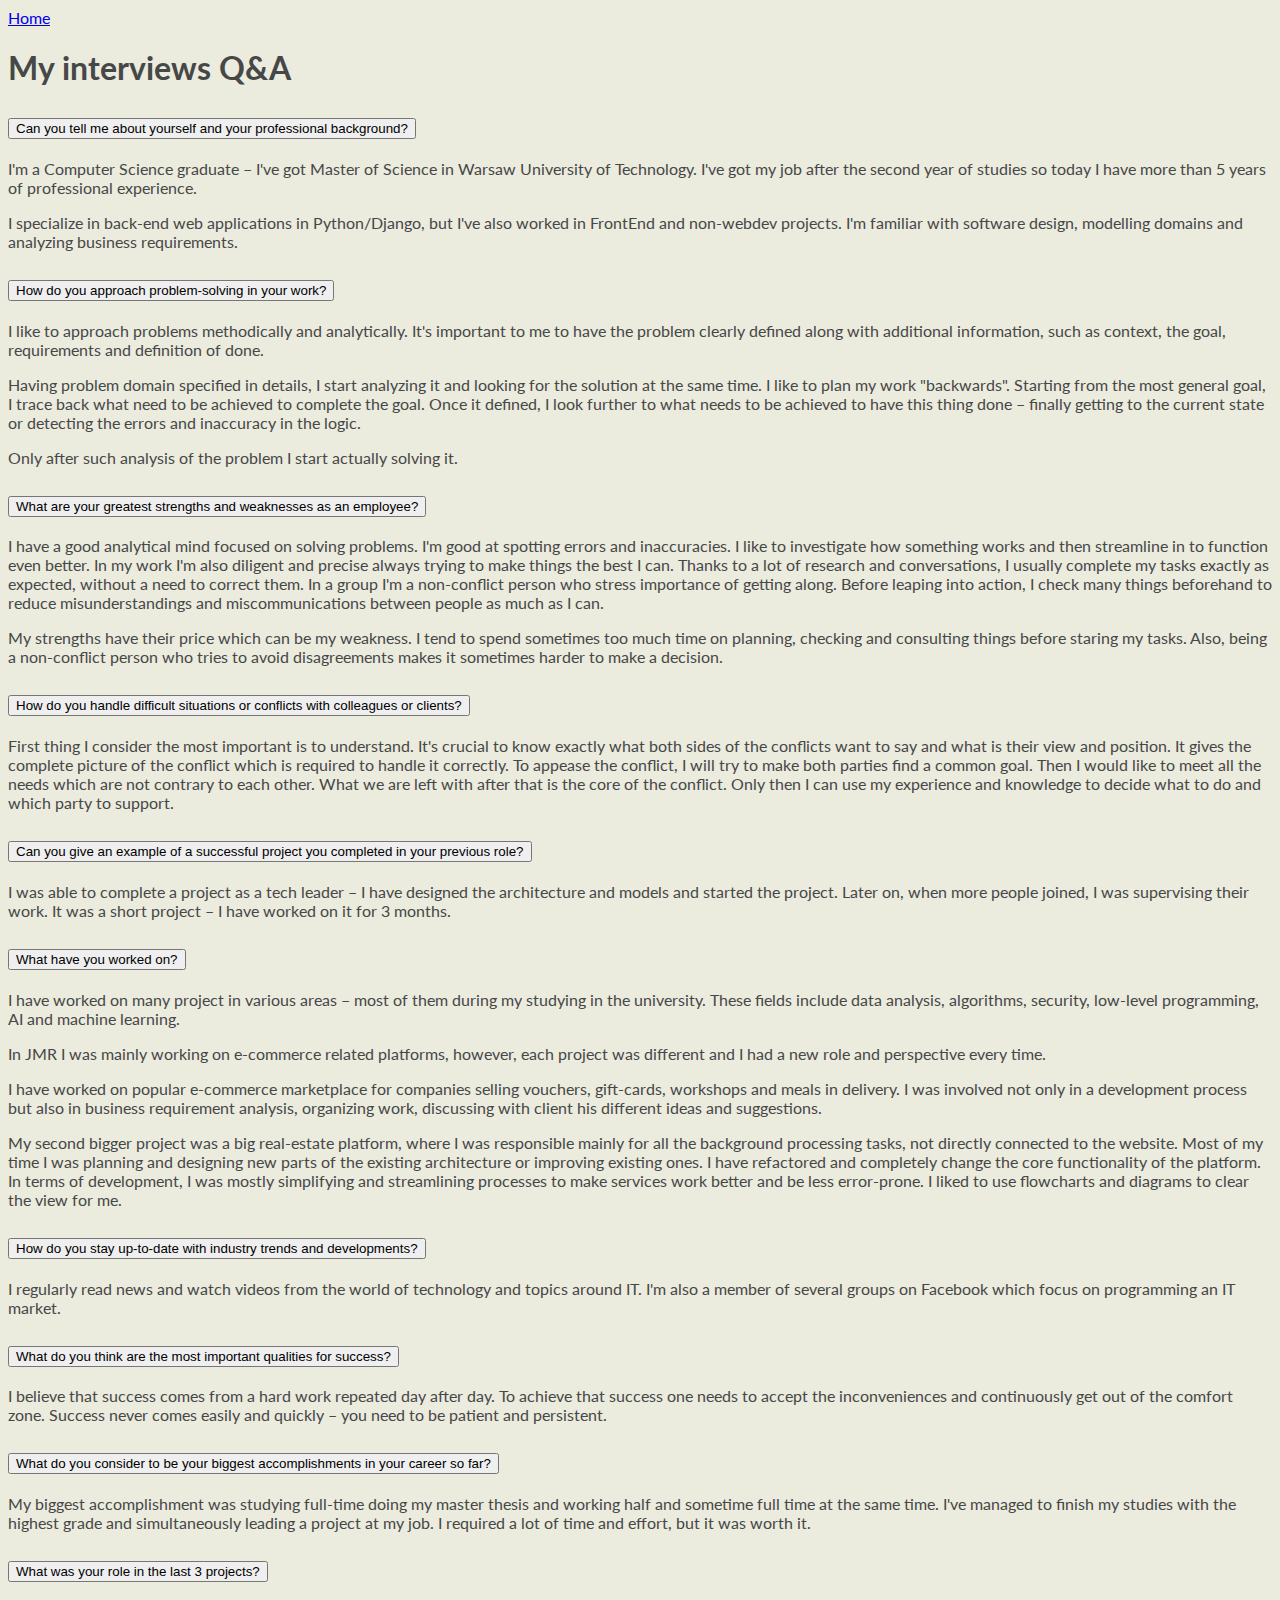
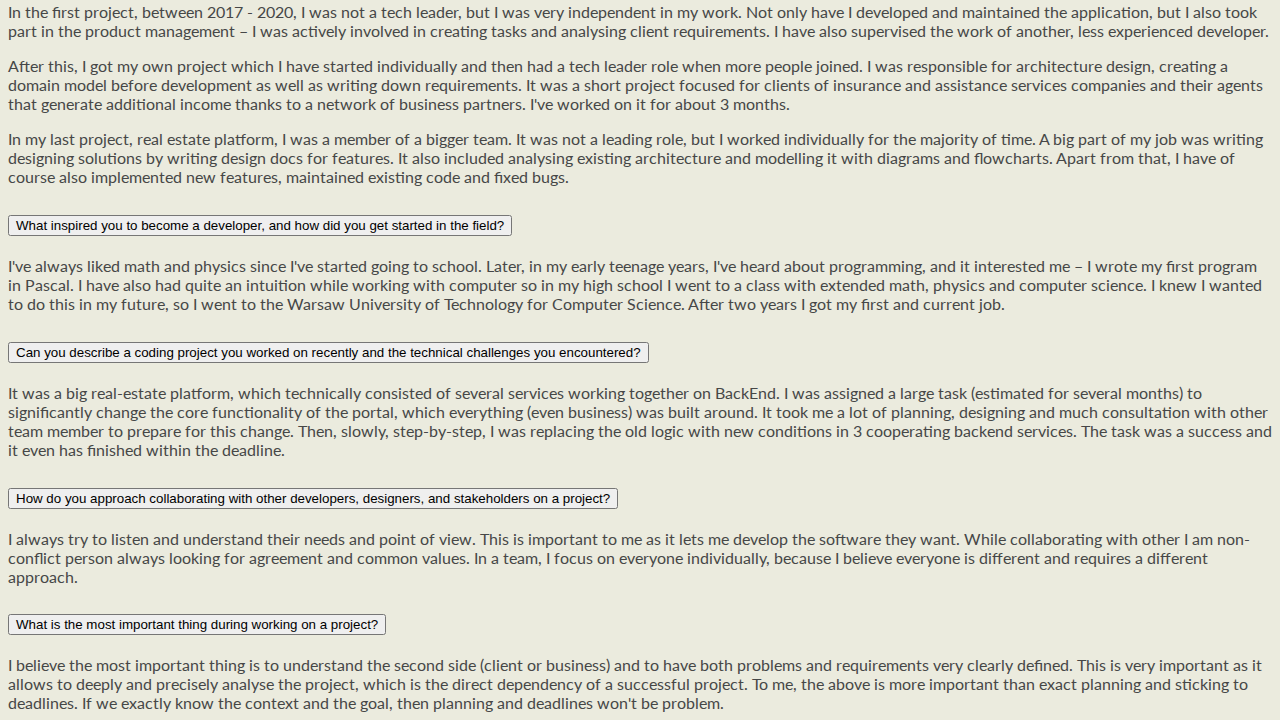
<file: faq/index.html>
<!DOCTYPE html>
<html lang="en">
<head>
    <meta charset="UTF-8">
    <meta name="viewport" content="width=device-width, initial-scale=1.0">
    <meta http-equiv="X-UA-Compatible" content="ie=edge">
    <title>FAQ</title>
    <link rel="icon" href="/ico/faq.ico" type="image/x-icon">
    <link href='https://fonts.googleapis.com/css?family=Lato:400,700' rel='stylesheet' type='text/css'>
    <link href="https://cdn.jsdelivr.net/npm/bootstrap@5.3.0-alpha3/dist/css/bootstrap.min.css" rel="stylesheet"
          integrity="sha384-KK94CHFLLe+nY2dmCWGMq91rCGa5gtU4mk92HdvYe+M/SXH301p5ILy+dN9+nJOZ" crossorigin="anonymous">
    <link rel="stylesheet" href="/css/faq.css">
</head>
<body>
<div class="container">
    <a href="/">Home</a>
    <header class="mt-5">
        <h1>My interviews Q&A</h1>
    </header>

    <div class="accordion mt-5" id="accordionPanelsStayOpenExample">
        <div class="accordion-item">
            <h2 class="accordion-header">
                <button class="accordion-button collapsed" type="button" data-bs-toggle="collapse"
                        data-bs-target="#panelsStayOpen-collapseOne" aria-expanded="false"
                        aria-controls="panelsStayOpen-collapseOne">
                    Can you tell me about yourself and your professional background?
                </button>
            </h2>
            <div id="panelsStayOpen-collapseOne" class="accordion-collapse collapse">
                <div class="accordion-body">
                    <div>
                        I'm a Computer Science graduate – I've got Master of Science in Warsaw University of Technology.
                        I've got my job after the second year of studies so today I have more than 5 years of
                        professional experience.
                    </div>

                    <div>
                        I specialize in back-end web applications in Python/Django, but I've also worked in
                        FrontEnd and non-webdev projects. I'm familiar with software design, modelling domains and
                        analyzing business requirements.
                    </div>
                </div>
            </div>
        </div>
        <div class="accordion-item">
            <h2 class="accordion-header">
                <button class="accordion-button collapsed" type="button" data-bs-toggle="collapse"
                        data-bs-target="#panelsStayOpen-collapseTwo" aria-expanded="false"
                        aria-controls="panelsStayOpen-collapseTwo">
                    How do you approach problem-solving in your work?
                </button>
            </h2>
            <div id="panelsStayOpen-collapseTwo" class="accordion-collapse collapse">
                <div class="accordion-body">
                    <div>
                        I like to approach problems methodically and analytically. It's important to me to have the
                        problem clearly defined along with additional information, such as context, the goal,
                        requirements and definition of done.
                    </div>

                    <div>
                        Having problem domain specified in details, I start analyzing it and looking for the solution at
                        the same time. I like to plan my work "backwards". Starting from the most general goal, I trace
                        back what need to be achieved to complete the goal. Once it defined, I look further to what
                        needs to be achieved to have this thing done – finally getting to the current state or
                        detecting the errors and inaccuracy in the logic.
                    </div>

                    <div>
                        Only after such analysis of the problem I start actually solving it.
                    </div>
                </div>
            </div>
        </div>
        <div class="accordion-item">
            <h2 class="accordion-header">
                <button class="accordion-button collapsed" type="button" data-bs-toggle="collapse"
                        data-bs-target="#panelsStayOpen-collapseThree" aria-expanded="false"
                        aria-controls="panelsStayOpen-collapseThree">
                    What are your greatest strengths and weaknesses as an employee?
                </button>
            </h2>
            <div id="panelsStayOpen-collapseThree" class="accordion-collapse collapse">
                <div class="accordion-body">
                    <div>
                        I have a good analytical mind focused on solving problems. I'm good at spotting errors and
                        inaccuracies. I like to investigate how something works and then streamline in to function even
                        better.

                        In my work I'm also diligent and precise always trying to make things the best I
                        can. Thanks to a lot of research and conversations, I usually complete my tasks exactly as
                        expected, without a need to correct them.

                        In a group I'm a non-conflict person who stress importance of getting along. Before leaping into
                        action, I check many things beforehand to reduce misunderstandings and miscommunications between
                        people as much as I can.
                    </div>

                    <div>
                        My strengths have their price which can be my weakness. I tend to spend sometimes too much time
                        on planning, checking and consulting things before staring my tasks. Also, being a non-conflict
                        person who tries to avoid disagreements makes it sometimes harder to make a decision.
                    </div>
                </div>
            </div>
        </div>
        <div class="accordion-item">
            <h2 class="accordion-header">
                <button class="accordion-button collapsed" type="button" data-bs-toggle="collapse"
                        data-bs-target="#panelsStayOpen-collapseFour" aria-expanded="false"
                        aria-controls="panelsStayOpen-collapseFour">
                    How do you handle difficult situations or conflicts with colleagues or clients?
                </button>
            </h2>
            <div id="panelsStayOpen-collapseFour" class="accordion-collapse collapse">
                <div class="accordion-body">
                    First thing I consider the most important is to understand. It's crucial to know exactly what both
                    sides of the conflicts want to say and what is their view and position. It gives the complete
                    picture of the conflict which is required to handle it correctly.

                    To appease the conflict, I will try to make both parties find a common goal. Then I would like to
                    meet all the needs which are not contrary to each other. What we are left with after that is the
                    core of the conflict. Only then I can use my experience and knowledge to decide what to do and which
                    party to support.
                </div>
            </div>
        </div>
        <div class="accordion-item">
            <h2 class="accordion-header">
                <button class="accordion-button collapsed" type="button" data-bs-toggle="collapse"
                        data-bs-target="#panelsStayOpen-collapseFive" aria-expanded="false"
                        aria-controls="panelsStayOpen-collapseFive">
                    Can you give an example of a successful project you completed in your previous role?
                </button>
            </h2>
            <div id="panelsStayOpen-collapseFive" class="accordion-collapse collapse">
                <div class="accordion-body">
                    I was able to complete a project as a tech leader – I have designed the architecture and models
                    and started the project. Later on, when more people joined, I was supervising their work. It was a
                    short project – I have worked on it for 3 months.
                </div>
            </div>
        </div>
        <div class="accordion-item">
            <h2 class="accordion-header">
                <button class="accordion-button collapsed" type="button" data-bs-toggle="collapse"
                        data-bs-target="#panelsStayOpen-collapseSix" aria-expanded="false"
                        aria-controls="panelsStayOpen-collapseThree">
                    What have you worked on?
                </button>
            </h2>
            <div id="panelsStayOpen-collapseSix" class="accordion-collapse collapse">
                <div class="accordion-body">
                    <div>
                        I have worked on many project in various areas – most of them during my studying in the
                        university. These fields include data analysis, algorithms, security, low-level programming,
                        AI and machine learning.
                    </div>

                    <div>
                        In JMR I was mainly working on e-commerce related platforms, however, each project was different
                        and I had a new role and perspective every time.
                    </div>

                    <div>
                        I have worked on popular e-commerce marketplace for companies selling vouchers, gift-cards,
                        workshops and meals in delivery. I was involved not only in a development process but also
                        in business requirement analysis, organizing work, discussing with client his different ideas
                        and suggestions.
                    </div>

                    <div>
                        My second bigger project was a big real-estate platform, where I was responsible mainly for all
                        the background processing tasks, not directly connected to the website. Most of my time I was
                        planning and designing new parts of the existing architecture or improving existing ones. I have
                        refactored and completely change the core functionality of the platform. In terms of
                        development, I was mostly simplifying and streamlining processes to make services work better
                        and be less error-prone. I liked to use flowcharts and diagrams to clear the view for me.
                    </div>
                </div>
            </div>
        </div>
        <div class="accordion-item">
            <h2 class="accordion-header">
                <button class="accordion-button collapsed" type="button" data-bs-toggle="collapse"
                        data-bs-target="#panelsStayOpen-collapseSeven" aria-expanded="false"
                        aria-controls="panelsStayOpen-collapseSeven">
                    How do you stay up-to-date with industry trends and developments?
                </button>
            </h2>
            <div id="panelsStayOpen-collapseSeven" class="accordion-collapse collapse">
                <div class="accordion-body">
                    I regularly read news and watch videos from the world of technology and topics around IT.
                    I'm also a member of several groups on Facebook which focus on programming an IT market.
                </div>
            </div>
        </div>
        <div class="accordion-item">
            <h2 class="accordion-header">
                <button class="accordion-button collapsed" type="button" data-bs-toggle="collapse"
                        data-bs-target="#panelsStayOpen-collapseEight" aria-expanded="false"
                        aria-controls="panelsStayOpen-collapseEight">
                    What do you think are the most important qualities for success?
                </button>
            </h2>
            <div id="panelsStayOpen-collapseEight" class="accordion-collapse collapse">
                <div class="accordion-body">
                    I believe that success comes from a hard work repeated day after day. To achieve that success one
                    needs to accept the inconveniences and continuously get out of the comfort zone. Success never comes
                    easily and quickly – you need to be patient and persistent.
                </div>
            </div>
        </div>
        <div class="accordion-item">
            <h2 class="accordion-header">
                <button class="accordion-button collapsed" type="button" data-bs-toggle="collapse"
                        data-bs-target="#panelsStayOpen-collapseNine" aria-expanded="false"
                        aria-controls="panelsStayOpen-collapseNine">
                    What do you consider to be your biggest accomplishments in your career so far?
                </button>
            </h2>
            <div id="panelsStayOpen-collapseNine" class="accordion-collapse collapse">
                <div class="accordion-body">
                    My biggest accomplishment was studying full-time doing my master thesis and working half and
                    sometime full time at the same time. I've managed to finish my studies with the highest grade and
                    simultaneously leading a project at my job. I required a lot of time and effort, but it was worth
                    it.
                </div>
            </div>
        </div>
        <div class="accordion-item">
            <h2 class="accordion-header">
                <button class="accordion-button collapsed" type="button" data-bs-toggle="collapse"
                        data-bs-target="#panelsStayOpen-collapseTen" aria-expanded="false"
                        aria-controls="panelsStayOpen-collapseTen">
                    What was your role in the last 3 projects?
                </button>
            </h2>
            <div id="panelsStayOpen-collapseTen" class="accordion-collapse collapse">
                <div class="accordion-body">
                    <div>
                        In the first project, between 2017 - 2020, I was not a tech leader, but I was very independent
                        in my work. Not only have I developed and maintained the application, but I also took part in
                        the product management – I was actively involved in creating tasks and analysing client
                        requirements. I have also supervised the work of another, less experienced developer.
                    </div>

                    <div>
                        After this, I got my own project which I have started individually and then had a tech leader
                        role when more people joined. I was responsible for architecture design, creating a domain model
                        before development as well as writing down requirements. It was a short project focused for
                        clients of insurance and assistance services companies and their agents that generate additional
                        income thanks to a network of business partners. I've worked on it for about 3 months.
                    </div>

                    <div>
                        In my last project, real estate platform, I was a member of a bigger team. It was not a leading
                        role, but I worked individually for the majority of time. A big part of my job was writing
                        designing solutions by writing design docs for features. It also included analysing existing
                        architecture and modelling it with diagrams and flowcharts. Apart from that, I have of course
                        also implemented new features, maintained existing code and fixed bugs.
                    </div>
                </div>
            </div>
        </div>
        <div class="accordion-item">
            <h2 class="accordion-header">
                <button class="accordion-button collapsed" type="button" data-bs-toggle="collapse"
                        data-bs-target="#panelsStayOpen-collapseEleven" aria-expanded="false"
                        aria-controls="panelsStayOpen-collapseEleven">
                    What inspired you to become a developer, and how did you get started in the field?
                </button>
            </h2>
            <div id="panelsStayOpen-collapseEleven" class="accordion-collapse collapse">
                <div class="accordion-body">
                    I've always liked math and physics since I've started going to school. Later, in my early teenage
                    years, I've heard about programming, and it interested me – I wrote my first program in Pascal. I
                    have also had quite an intuition while working with computer so in my high school I went to a class
                    with extended math, physics and computer science. I knew I wanted to do this in my future, so I went
                    to the Warsaw University of Technology for Computer Science. After two years I got my first and
                    current job.
                </div>
            </div>
        </div>
        <div class="accordion-item">
            <h2 class="accordion-header">
                <button class="accordion-button collapsed" type="button" data-bs-toggle="collapse"
                        data-bs-target="#panelsStayOpen-collapseTwelve" aria-expanded="false"
                        aria-controls="panelsStayOpen-collapseTwelve">
                    Can you describe a coding project you worked on recently and the technical challenges you
                    encountered?
                </button>
            </h2>
            <div id="panelsStayOpen-collapseTwelve" class="accordion-collapse collapse">
                <div class="accordion-body">
                    It was a big real-estate platform, which technically consisted of several services working together
                    on BackEnd. I was assigned a large task (estimated for several months) to significantly change
                    the core functionality of the portal, which everything (even business) was built around.

                    It took me a lot of planning, designing and much consultation with other team member to prepare for
                    this change. Then, slowly, step-by-step, I was replacing the old logic with new conditions in 3
                    cooperating backend services. The task was a success and it even has finished within the deadline.
                </div>
            </div>
        </div>
        <div class="accordion-item">
            <h2 class="accordion-header">
                <button class="accordion-button collapsed" type="button" data-bs-toggle="collapse"
                        data-bs-target="#panelsStayOpen-collapseThirteen" aria-expanded="false"
                        aria-controls="panelsStayOpen-collapseThirteen">
                    How do you approach collaborating with other developers, designers, and stakeholders on a project?
                </button>
            </h2>
            <div id="panelsStayOpen-collapseThirteen" class="accordion-collapse collapse">
                <div class="accordion-body">
                    I always try to listen and understand their needs and point of view. This is important to me as it
                    lets me develop the software they want. While collaborating with other I am non-conflict person
                    always looking for agreement and common values. In a team, I focus on everyone individually, because
                    I believe everyone is different and requires a different approach.
                </div>
            </div>
        </div>
        <div class="accordion-item">
            <h2 class="accordion-header">
                <button class="accordion-button collapsed" type="button" data-bs-toggle="collapse"
                        data-bs-target="#panelsStayOpen-collapseFourteen" aria-expanded="false"
                        aria-controls="panelsStayOpen-collapseFourteen">
                    What is the most important thing during working on a project?
                </button>
            </h2>
            <div id="panelsStayOpen-collapseFourteen" class="accordion-collapse collapse">
                <div class="accordion-body">
                    I believe the most important thing is to understand the second side (client or business) and to have
                    both problems and requirements very clearly defined. This is very important as it allows to deeply
                    and precisely analyse the project, which is the direct dependency of a successful project.

                    To me, the above is more important than exact planning and sticking to deadlines. If we exactly know
                    the context and the goal, then planning and deadlines won't be problem.
                </div>
            </div>
        </div>
    </div>
</div>
<script src="https://cdn.jsdelivr.net/npm/bootstrap@5.3.0-alpha3/dist/js/bootstrap.bundle.min.js"
        integrity="sha384-ENjdO4Dr2bkBIFxQpeoTz1HIcje39Wm4jDKdf19U8gI4ddQ3GYNS7NTKfAdVQSZe"
        crossorigin="anonymous"></script>
</body>
</html>
</file>
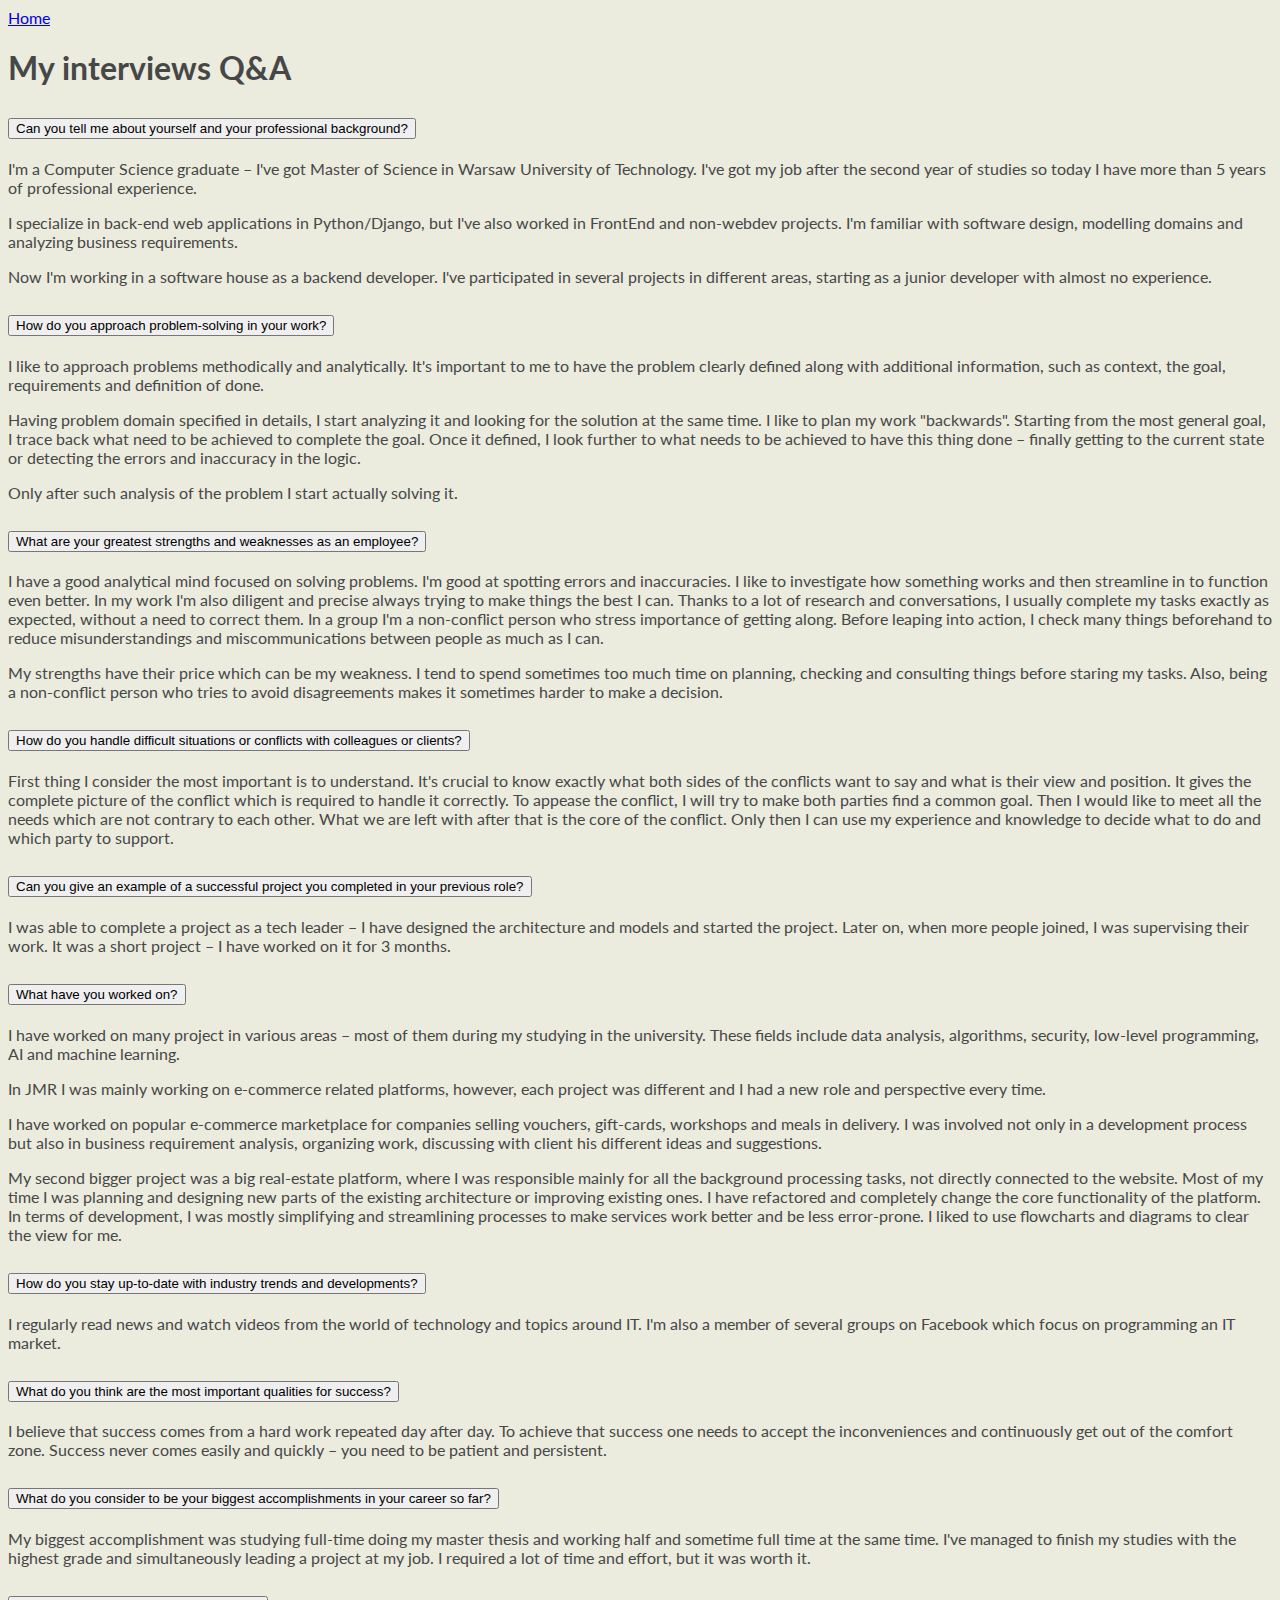
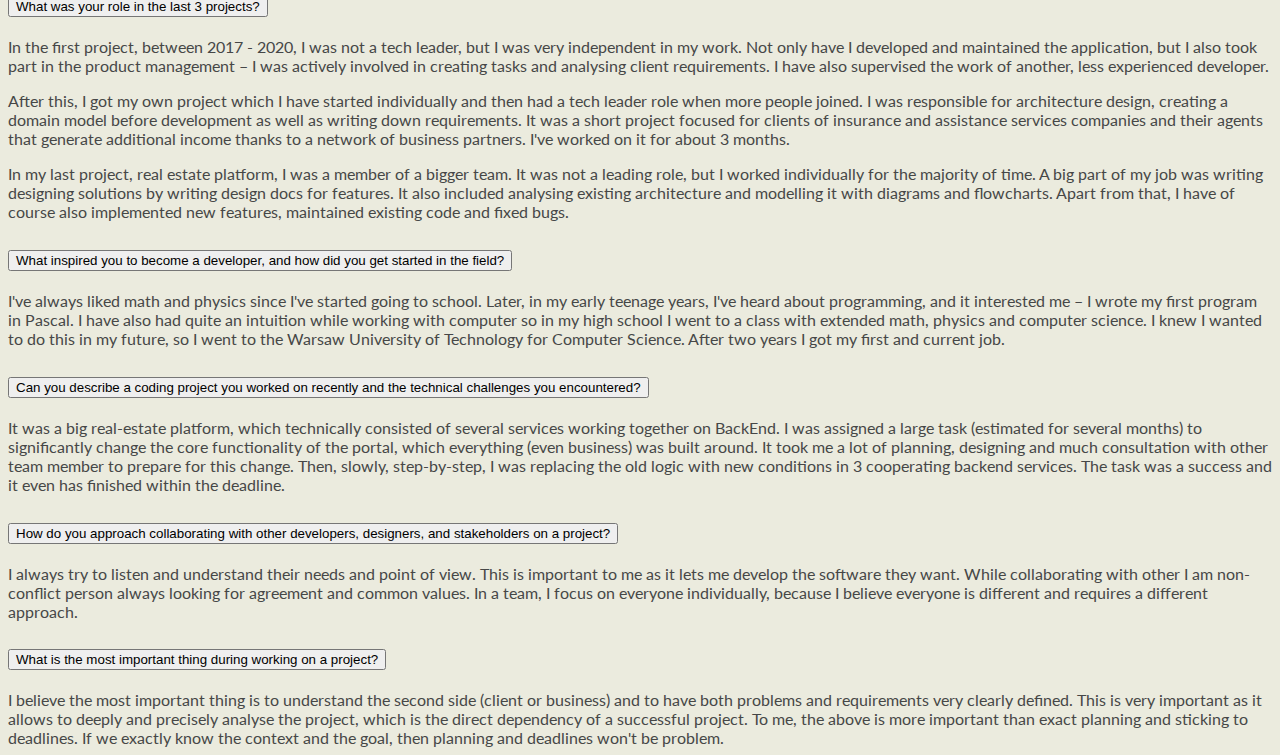
<file: questions/index.html>
<!DOCTYPE html>
<html lang="en">
<head>
    <meta charset="UTF-8">
    <meta name="viewport" content="width=device-width, initial-scale=1.0">
    <meta http-equiv="X-UA-Compatible" content="ie=edge">
    <title>FAQ</title>
    <link rel="icon" href="/ico/questions.png" type="image/png">
    <link href='https://fonts.googleapis.com/css?family=Lato:400,700' rel='stylesheet' type='text/css'>
    <link href="https://cdn.jsdelivr.net/npm/bootstrap@5.3.0-alpha3/dist/css/bootstrap.min.css" rel="stylesheet"
          integrity="sha384-KK94CHFLLe+nY2dmCWGMq91rCGa5gtU4mk92HdvYe+M/SXH301p5ILy+dN9+nJOZ" crossorigin="anonymous">
    <link rel="stylesheet" href="/css/questions.css">
</head>
<body>
<div class="container">
    <a href="/">Home</a>
    <header class="mt-5">
        <h1>My interviews Q&A</h1>
    </header>

    <div class="accordion mt-5" id="accordionPanelsStayOpenExample">
        <div class="accordion-item">
            <h2 class="accordion-header">
                <button class="accordion-button collapsed" type="button" data-bs-toggle="collapse"
                        data-bs-target="#panelsStayOpen-collapseOne" aria-expanded="false"
                        aria-controls="panelsStayOpen-collapseOne">
                    Can you tell me about yourself and your professional background?
                </button>
            </h2>
            <div id="panelsStayOpen-collapseOne" class="accordion-collapse collapse">
                <div class="accordion-body">
                    <div>
                        I'm a Computer Science graduate – I've got Master of Science in Warsaw University of Technology.
                        I've got my job after the second year of studies so today I have more than 5 years of
                        professional experience.
                    </div>

                    <div>
                        I specialize in back-end web applications in Python/Django, but I've also worked in
                        FrontEnd and non-webdev projects. I'm familiar with software design, modelling domains and
                        analyzing business requirements.
                    </div>

                    <div>
                        Now I'm working in a software house as a backend developer. I've participated in several projects 
                        in different areas, starting as a junior developer with almost no experience.  
                        
                    </div>
                </div>
            </div>
        </div>
        <div class="accordion-item">
            <h2 class="accordion-header">
                <button class="accordion-button collapsed" type="button" data-bs-toggle="collapse"
                        data-bs-target="#panelsStayOpen-collapseTwo" aria-expanded="false"
                        aria-controls="panelsStayOpen-collapseTwo">
                    How do you approach problem-solving in your work?
                </button>
            </h2>
            <div id="panelsStayOpen-collapseTwo" class="accordion-collapse collapse">
                <div class="accordion-body">
                    <div>
                        I like to approach problems methodically and analytically. It's important to me to have the
                        problem clearly defined along with additional information, such as context, the goal,
                        requirements and definition of done.
                    </div>

                    <div>
                        Having problem domain specified in details, I start analyzing it and looking for the solution at
                        the same time. I like to plan my work "backwards". Starting from the most general goal, I trace
                        back what need to be achieved to complete the goal. Once it defined, I look further to what
                        needs to be achieved to have this thing done – finally getting to the current state or
                        detecting the errors and inaccuracy in the logic.
                    </div>

                    <div>
                        Only after such analysis of the problem I start actually solving it.
                    </div>
                </div>
            </div>
        </div>
        <div class="accordion-item">
            <h2 class="accordion-header">
                <button class="accordion-button collapsed" type="button" data-bs-toggle="collapse"
                        data-bs-target="#panelsStayOpen-collapseThree" aria-expanded="false"
                        aria-controls="panelsStayOpen-collapseThree">
                    What are your greatest strengths and weaknesses as an employee?
                </button>
            </h2>
            <div id="panelsStayOpen-collapseThree" class="accordion-collapse collapse">
                <div class="accordion-body">
                    <div>
                        I have a good analytical mind focused on solving problems. I'm good at spotting errors and
                        inaccuracies. I like to investigate how something works and then streamline in to function even
                        better.

                        In my work I'm also diligent and precise always trying to make things the best I
                        can. Thanks to a lot of research and conversations, I usually complete my tasks exactly as
                        expected, without a need to correct them.

                        In a group I'm a non-conflict person who stress importance of getting along. Before leaping into
                        action, I check many things beforehand to reduce misunderstandings and miscommunications between
                        people as much as I can.
                    </div>

                    <div>
                        My strengths have their price which can be my weakness. I tend to spend sometimes too much time
                        on planning, checking and consulting things before staring my tasks. Also, being a non-conflict
                        person who tries to avoid disagreements makes it sometimes harder to make a decision.
                    </div>
                </div>
            </div>
        </div>
        <div class="accordion-item">
            <h2 class="accordion-header">
                <button class="accordion-button collapsed" type="button" data-bs-toggle="collapse"
                        data-bs-target="#panelsStayOpen-collapseFour" aria-expanded="false"
                        aria-controls="panelsStayOpen-collapseFour">
                    How do you handle difficult situations or conflicts with colleagues or clients?
                </button>
            </h2>
            <div id="panelsStayOpen-collapseFour" class="accordion-collapse collapse">
                <div class="accordion-body">
                    First thing I consider the most important is to understand. It's crucial to know exactly what both
                    sides of the conflicts want to say and what is their view and position. It gives the complete
                    picture of the conflict which is required to handle it correctly.

                    To appease the conflict, I will try to make both parties find a common goal. Then I would like to
                    meet all the needs which are not contrary to each other. What we are left with after that is the
                    core of the conflict. Only then I can use my experience and knowledge to decide what to do and which
                    party to support.
                </div>
            </div>
        </div>
        <div class="accordion-item">
            <h2 class="accordion-header">
                <button class="accordion-button collapsed" type="button" data-bs-toggle="collapse"
                        data-bs-target="#panelsStayOpen-collapseFive" aria-expanded="false"
                        aria-controls="panelsStayOpen-collapseFive">
                    Can you give an example of a successful project you completed in your previous role?
                </button>
            </h2>
            <div id="panelsStayOpen-collapseFive" class="accordion-collapse collapse">
                <div class="accordion-body">
                    I was able to complete a project as a tech leader – I have designed the architecture and models
                    and started the project. Later on, when more people joined, I was supervising their work. It was a
                    short project – I have worked on it for 3 months.
                </div>
            </div>
        </div>
        <div class="accordion-item">
            <h2 class="accordion-header">
                <button class="accordion-button collapsed" type="button" data-bs-toggle="collapse"
                        data-bs-target="#panelsStayOpen-collapseSix" aria-expanded="false"
                        aria-controls="panelsStayOpen-collapseThree">
                    What have you worked on?
                </button>
            </h2>
            <div id="panelsStayOpen-collapseSix" class="accordion-collapse collapse">
                <div class="accordion-body">
                    <div>
                        I have worked on many project in various areas – most of them during my studying in the
                        university. These fields include data analysis, algorithms, security, low-level programming,
                        AI and machine learning.
                    </div>

                    <div>
                        In JMR I was mainly working on e-commerce related platforms, however, each project was different
                        and I had a new role and perspective every time.
                    </div>

                    <div>
                        I have worked on popular e-commerce marketplace for companies selling vouchers, gift-cards,
                        workshops and meals in delivery. I was involved not only in a development process but also
                        in business requirement analysis, organizing work, discussing with client his different ideas
                        and suggestions.
                    </div>

                    <div>
                        My second bigger project was a big real-estate platform, where I was responsible mainly for all
                        the background processing tasks, not directly connected to the website. Most of my time I was
                        planning and designing new parts of the existing architecture or improving existing ones. I have
                        refactored and completely change the core functionality of the platform. In terms of
                        development, I was mostly simplifying and streamlining processes to make services work better
                        and be less error-prone. I liked to use flowcharts and diagrams to clear the view for me.
                    </div>
                </div>
            </div>
        </div>
        <div class="accordion-item">
            <h2 class="accordion-header">
                <button class="accordion-button collapsed" type="button" data-bs-toggle="collapse"
                        data-bs-target="#panelsStayOpen-collapseSeven" aria-expanded="false"
                        aria-controls="panelsStayOpen-collapseSeven">
                    How do you stay up-to-date with industry trends and developments?
                </button>
            </h2>
            <div id="panelsStayOpen-collapseSeven" class="accordion-collapse collapse">
                <div class="accordion-body">
                    I regularly read news and watch videos from the world of technology and topics around IT.
                    I'm also a member of several groups on Facebook which focus on programming an IT market.
                </div>
            </div>
        </div>
        <div class="accordion-item">
            <h2 class="accordion-header">
                <button class="accordion-button collapsed" type="button" data-bs-toggle="collapse"
                        data-bs-target="#panelsStayOpen-collapseEight" aria-expanded="false"
                        aria-controls="panelsStayOpen-collapseEight">
                    What do you think are the most important qualities for success?
                </button>
            </h2>
            <div id="panelsStayOpen-collapseEight" class="accordion-collapse collapse">
                <div class="accordion-body">
                    I believe that success comes from a hard work repeated day after day. To achieve that success one
                    needs to accept the inconveniences and continuously get out of the comfort zone. Success never comes
                    easily and quickly – you need to be patient and persistent.
                </div>
            </div>
        </div>
        <div class="accordion-item">
            <h2 class="accordion-header">
                <button class="accordion-button collapsed" type="button" data-bs-toggle="collapse"
                        data-bs-target="#panelsStayOpen-collapseNine" aria-expanded="false"
                        aria-controls="panelsStayOpen-collapseNine">
                    What do you consider to be your biggest accomplishments in your career so far?
                </button>
            </h2>
            <div id="panelsStayOpen-collapseNine" class="accordion-collapse collapse">
                <div class="accordion-body">
                    My biggest accomplishment was studying full-time doing my master thesis and working half and
                    sometime full time at the same time. I've managed to finish my studies with the highest grade and
                    simultaneously leading a project at my job. I required a lot of time and effort, but it was worth
                    it.
                </div>
            </div>
        </div>
        <div class="accordion-item">
            <h2 class="accordion-header">
                <button class="accordion-button collapsed" type="button" data-bs-toggle="collapse"
                        data-bs-target="#panelsStayOpen-collapseTen" aria-expanded="false"
                        aria-controls="panelsStayOpen-collapseTen">
                    What was your role in the last 3 projects?
                </button>
            </h2>
            <div id="panelsStayOpen-collapseTen" class="accordion-collapse collapse">
                <div class="accordion-body">
                    <div>
                        In the first project, between 2017 - 2020, I was not a tech leader, but I was very independent
                        in my work. Not only have I developed and maintained the application, but I also took part in
                        the product management – I was actively involved in creating tasks and analysing client
                        requirements. I have also supervised the work of another, less experienced developer.
                    </div>

                    <div>
                        After this, I got my own project which I have started individually and then had a tech leader
                        role when more people joined. I was responsible for architecture design, creating a domain model
                        before development as well as writing down requirements. It was a short project focused for
                        clients of insurance and assistance services companies and their agents that generate additional
                        income thanks to a network of business partners. I've worked on it for about 3 months.
                    </div>

                    <div>
                        In my last project, real estate platform, I was a member of a bigger team. It was not a leading
                        role, but I worked individually for the majority of time. A big part of my job was writing
                        designing solutions by writing design docs for features. It also included analysing existing
                        architecture and modelling it with diagrams and flowcharts. Apart from that, I have of course
                        also implemented new features, maintained existing code and fixed bugs.
                    </div>
                </div>
            </div>
        </div>
        <div class="accordion-item">
            <h2 class="accordion-header">
                <button class="accordion-button collapsed" type="button" data-bs-toggle="collapse"
                        data-bs-target="#panelsStayOpen-collapseEleven" aria-expanded="false"
                        aria-controls="panelsStayOpen-collapseEleven">
                    What inspired you to become a developer, and how did you get started in the field?
                </button>
            </h2>
            <div id="panelsStayOpen-collapseEleven" class="accordion-collapse collapse">
                <div class="accordion-body">
                    I've always liked math and physics since I've started going to school. Later, in my early teenage
                    years, I've heard about programming, and it interested me – I wrote my first program in Pascal. I
                    have also had quite an intuition while working with computer so in my high school I went to a class
                    with extended math, physics and computer science. I knew I wanted to do this in my future, so I went
                    to the Warsaw University of Technology for Computer Science. After two years I got my first and
                    current job.
                </div>
            </div>
        </div>
        <div class="accordion-item">
            <h2 class="accordion-header">
                <button class="accordion-button collapsed" type="button" data-bs-toggle="collapse"
                        data-bs-target="#panelsStayOpen-collapseTwelve" aria-expanded="false"
                        aria-controls="panelsStayOpen-collapseTwelve">
                    Can you describe a coding project you worked on recently and the technical challenges you
                    encountered?
                </button>
            </h2>
            <div id="panelsStayOpen-collapseTwelve" class="accordion-collapse collapse">
                <div class="accordion-body">
                    It was a big real-estate platform, which technically consisted of several services working together
                    on BackEnd. I was assigned a large task (estimated for several months) to significantly change
                    the core functionality of the portal, which everything (even business) was built around.

                    It took me a lot of planning, designing and much consultation with other team member to prepare for
                    this change. Then, slowly, step-by-step, I was replacing the old logic with new conditions in 3
                    cooperating backend services. The task was a success and it even has finished within the deadline.
                </div>
            </div>
        </div>
        <div class="accordion-item">
            <h2 class="accordion-header">
                <button class="accordion-button collapsed" type="button" data-bs-toggle="collapse"
                        data-bs-target="#panelsStayOpen-collapseThirteen" aria-expanded="false"
                        aria-controls="panelsStayOpen-collapseThirteen">
                    How do you approach collaborating with other developers, designers, and stakeholders on a project?
                </button>
            </h2>
            <div id="panelsStayOpen-collapseThirteen" class="accordion-collapse collapse">
                <div class="accordion-body">
                    I always try to listen and understand their needs and point of view. This is important to me as it
                    lets me develop the software they want. While collaborating with other I am non-conflict person
                    always looking for agreement and common values. In a team, I focus on everyone individually, because
                    I believe everyone is different and requires a different approach.
                </div>
            </div>
        </div>
        <div class="accordion-item">
            <h2 class="accordion-header">
                <button class="accordion-button collapsed" type="button" data-bs-toggle="collapse"
                        data-bs-target="#panelsStayOpen-collapseFourteen" aria-expanded="false"
                        aria-controls="panelsStayOpen-collapseFourteen">
                    What is the most important thing during working on a project?
                </button>
            </h2>
            <div id="panelsStayOpen-collapseFourteen" class="accordion-collapse collapse">
                <div class="accordion-body">
                    I believe the most important thing is to understand the second side (client or business) and to have
                    both problems and requirements very clearly defined. This is very important as it allows to deeply
                    and precisely analyse the project, which is the direct dependency of a successful project.

                    To me, the above is more important than exact planning and sticking to deadlines. If we exactly know
                    the context and the goal, then planning and deadlines won't be problem.
                </div>
            </div>
        </div>
    </div>
</div>
<script src="https://cdn.jsdelivr.net/npm/bootstrap@5.3.0-alpha3/dist/js/bootstrap.bundle.min.js"
        integrity="sha384-ENjdO4Dr2bkBIFxQpeoTz1HIcje39Wm4jDKdf19U8gI4ddQ3GYNS7NTKfAdVQSZe"
        crossorigin="anonymous"></script>
</body>
</html>
</file>
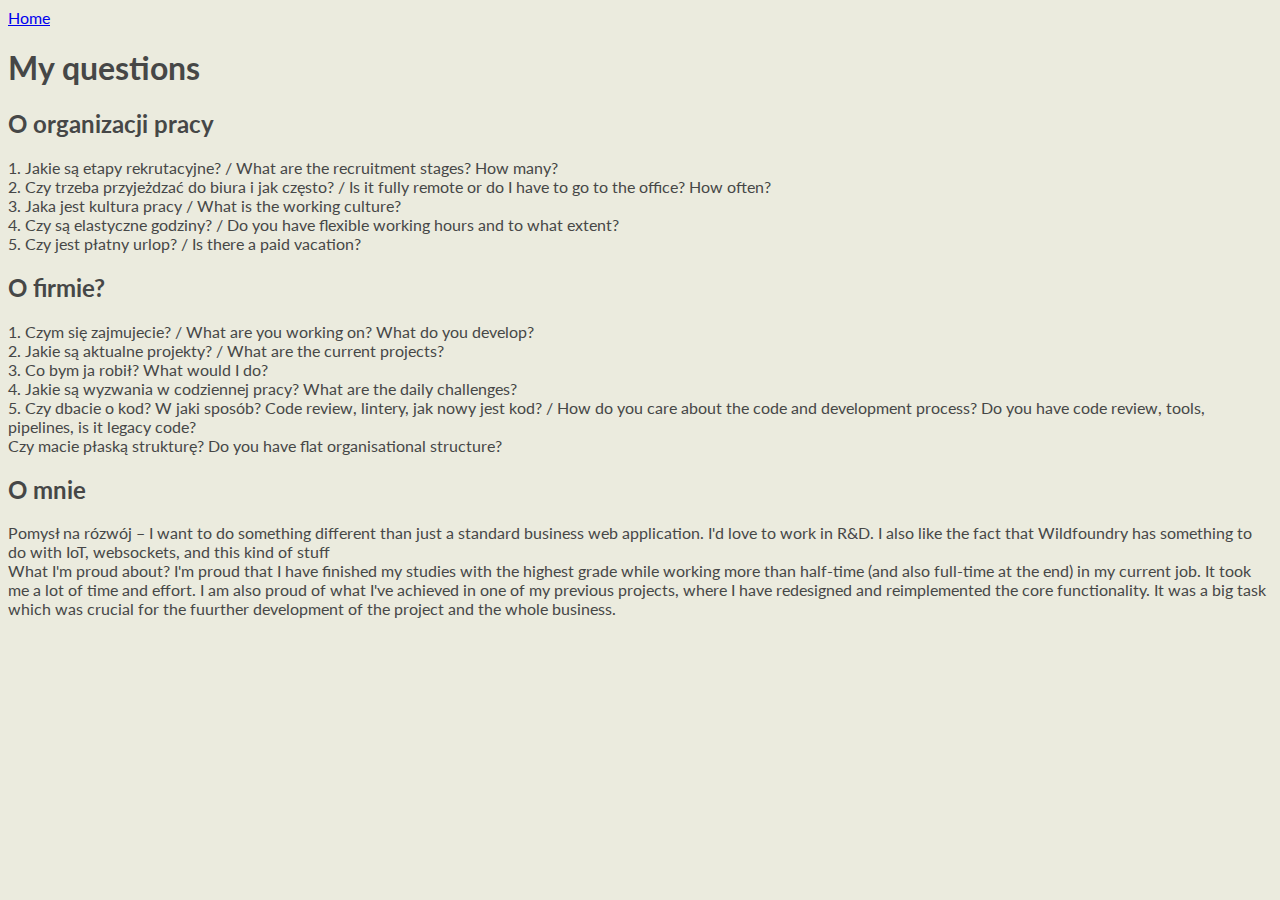
<file: recruitment/index.html>
<!DOCTYPE html>
<html lang="en">
<head>
    <meta charset="UTF-8">
    <meta name="viewport" content="width=device-width, initial-scale=1.0">
    <meta http-equiv="X-UA-Compatible" content="ie=edge">
    <title>Recruitment</title>
    <link rel="icon" href="/ico/questions.png" type="image/png">
    <link href='https://fonts.googleapis.com/css?family=Lato:400,700' rel='stylesheet' type='text/css'>
    <link href="https://cdn.jsdelivr.net/npm/bootstrap@5.3.0-alpha3/dist/css/bootstrap.min.css" rel="stylesheet"
          integrity="sha384-KK94CHFLLe+nY2dmCWGMq91rCGa5gtU4mk92HdvYe+M/SXH301p5ILy+dN9+nJOZ" crossorigin="anonymous">
    <link rel="stylesheet" href="/css/questions.css">
</head>
<body>
<div class="container">
    <a href="/">Home</a>
    <header class="mt-5">
        <h1>My questions</h1>
    </header>

    <h2>O organizacji pracy</h2>
    <div>1. Jakie są etapy rekrutacyjne? / What are the recruitment stages? How many?</div>
    <div>2. Czy trzeba przyjeżdzać do biura i jak często? / Is it fully remote or do I have to go to the office? How often?</div>
    <div>3. Jaka jest kultura pracy / What is the working culture?</div>
    <div>4. Czy są elastyczne godziny? / Do you have flexible working hours and to what extent?</div>
    <div>5. Czy jest płatny urlop? / Is there a paid vacation?</div>
    <div></div>

    <h2>O firmie?</h2>
    <div>1. Czym się zajmujecie? / What are you working on? What do you develop?</div>
    <div>2. Jakie są aktualne projekty? / What are the current projects?</div>
    <div>3. Co bym ja robił? What would I do?</div>
    <div>4. Jakie są wyzwania w codziennej pracy? What are the daily challenges? </div>
    <div>5. Czy dbacie o kod? W jaki sposób? Code review, lintery, jak nowy jest kod? / How do you care about 
        the code and development process? Do you have code review, tools, pipelines, is it legacy code?</div>
    <div>Czy macie płaską strukturę? Do you have flat organisational structure?</div>
    <div></div>

    <h2>O mnie</h2>
    <div>Pomysł na rózwój – I want to do something different than just a standard business web application. 
        I'd love to work in R&D. I also like the fact that Wildfoundry has something to do with IoT, websockets, and this kind of stuff</div>
    <div>What I'm proud about? I'm proud that I have finished my studies with the highest grade while working more than half-time (and also full-time at the end) in my current job. 
        It took me a lot of time and effort.  I am also proud of what I've achieved in one of my previous projects, where I have redesigned and reimplemented the core functionality. 
        It was a big task which was crucial for the fuurther development of the project and the whole business.
</div>
</div>
<script src="https://cdn.jsdelivr.net/npm/bootstrap@5.3.0-alpha3/dist/js/bootstrap.bundle.min.js"
        integrity="sha384-ENjdO4Dr2bkBIFxQpeoTz1HIcje39Wm4jDKdf19U8gI4ddQ3GYNS7NTKfAdVQSZe"
        crossorigin="anonymous"></script>
</body>
</html>
</file>
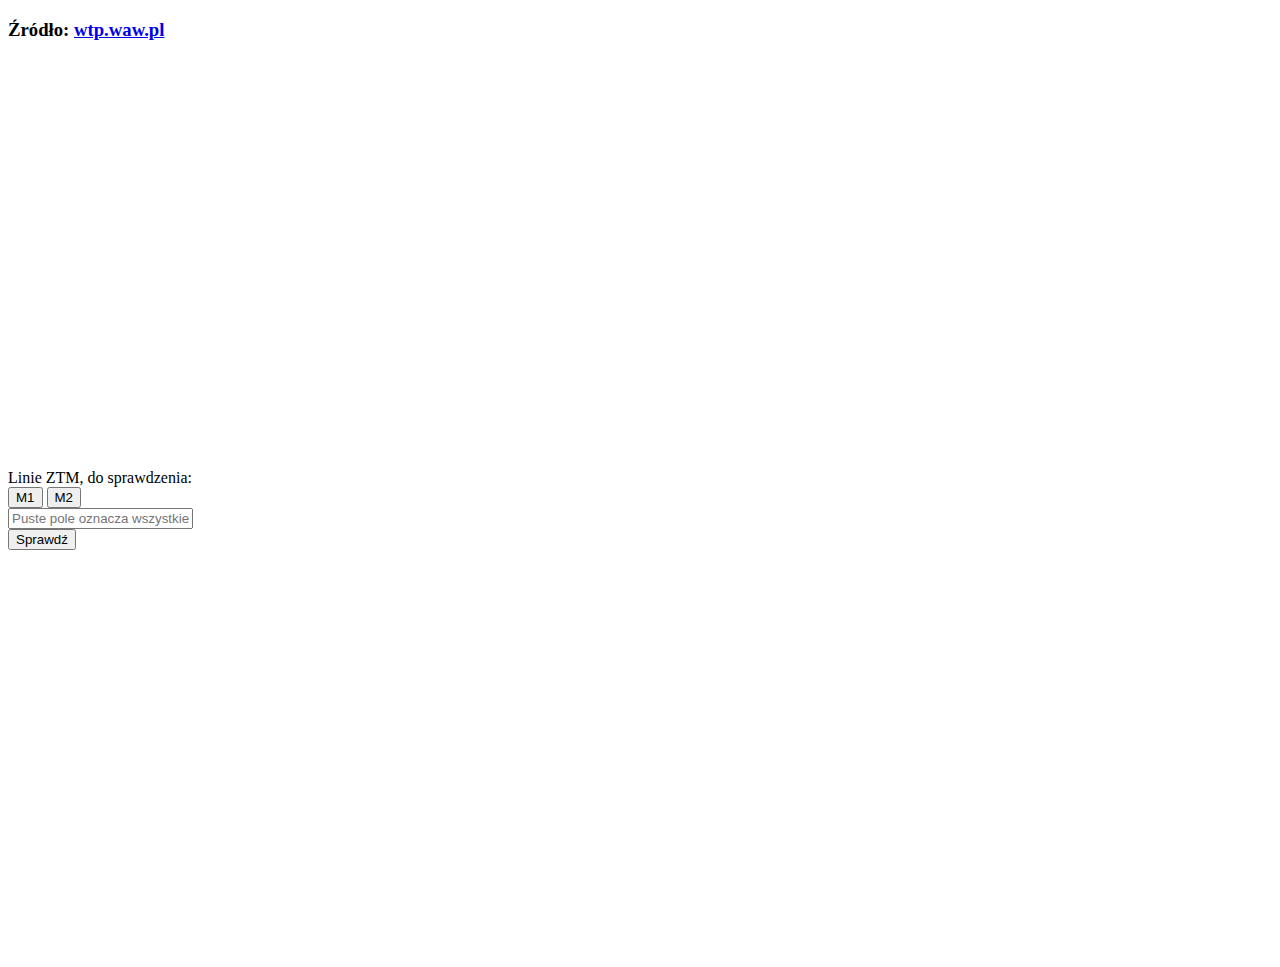
<file: ztm/index.html>
<!DOCTYPE html>
<html lang="en">
<head>
    <meta charset="UTF-8">
    <title>ZTM check</title>
    <meta name="viewport" content="width=device-width, initial-scale=1">
    <script
            src="https://code.jquery.com/jquery-3.6.4.min.js"
            integrity="sha256-oP6HI9z1XaZNBrJURtCoUT5SUnxFr8s3BzRl+cbzUq8="
            crossorigin="anonymous"></script>
    <link href="https://cdn.jsdelivr.net/npm/bootstrap@5.3.0-alpha3/dist/css/bootstrap.min.css" rel="stylesheet"
          integrity="sha384-KK94CHFLLe+nY2dmCWGMq91rCGa5gtU4mk92HdvYe+M/SXH301p5ILy+dN9+nJOZ" crossorigin="anonymous">
    <style>
        .vertical-center {
            min-height: 100%; /* Fallback for browsers do NOT support vh unit */
            min-height: 100vh; /* These two lines are counted as one :-)       */

            display: flex;
            align-items: center;
            /*flex-direction: column;*/
        }
    </style>
</head>
<body>
<h3>Źródło: <a href="https://wtp.waw.pl/utrudnienia/">wtp.waw.pl</a></h3>

<div class="vertical-center">
    <div class="container">
        <form id="form">
            <div class="mb-3">
                <label for="lines" class="form-label">Linie ZTM, do sprawdzenia:</label>
                <div class="mb-3">
                    <button type="button" class="btn btn-warning btn-sm btn-pre-value">M1</button>
                    <button type="button" class="btn btn-warning btn-sm btn-pre-value">M2</button>
                </div>
                <input type="text" class="form-control" id="lines" placeholder="Puste pole oznacza wszystkie">
            </div>
            <button type="submit" class="btn btn-primary">Sprawdź</button>

        </form>
        <main id="results" class="container-fluid">

        </main>
    </div>
</div>

<script src="/js/ztm.js" defer></script>
</body>
</html>
</file>
<file: esencja-preview-opcja-1/css/defaults.css>
/*! HTML5 Boilerplate v9.0.0-RC1 | MIT License | https://html5boilerplate.com/ */

/* main.css 3.0.0 | MIT License | https://github.com/h5bp/main.css#readme */
/*
 * What follows is the result of much research on cross-browser styling.
 * Credit left inline and big thanks to Nicolas Gallagher, Jonathan Neal,
 * Kroc Camen, and the H5BP dev community and team.
 */

/* ==========================================================================
   Base styles: opinionated defaults
   ========================================================================== */

html {
  color: #222;
  font-size: 1em;
  line-height: 1.4;
}

/*
 * Remove text-shadow in selection highlight:
 * https://twitter.com/miketaylr/status/12228805301
 *
 * Customize the background color to match your design.
 */

::-moz-selection {
  background: #b3d4fc;
  text-shadow: none;
}

::selection {
  background: #b3d4fc;
  text-shadow: none;
}

/*
 * A better looking default horizontal rule
 */

hr {
  display: block;
  height: 1px;
  border: 0;
  border-top: 1px solid #ccc;
  margin: 1em 0;
  padding: 0;
}

/*
 * Remove the gap between audio, canvas, iframes,
 * images, videos and the bottom of their containers:
 * https://github.com/h5bp/html5-boilerplate/issues/440
 */

audio,
canvas,
iframe,
img,
svg,
video {
  vertical-align: middle;
}

/*
 * Remove default fieldset styles.
 */

fieldset {
  border: 0;
  margin: 0;
  padding: 0;
}

/*
 * Allow only vertical resizing of textareas.
 */

textarea {
  resize: vertical;
}

/* ==========================================================================
   Author's custom styles
   ========================================================================== */

/* ==========================================================================
   Helper classes
   ========================================================================== */

/*
 * Hide visually and from screen readers
 */

.hidden,
[hidden] {
  display: none !important;
}

/*
 * Hide only visually, but have it available for screen readers:
 * https://snook.ca/archives/html_and_css/hiding-content-for-accessibility
 *
 * 1. For long content, line feeds are not interpreted as spaces and small width
 *    causes content to wrap 1 word per line:
 *    https://medium.com/@jessebeach/beware-smushed-off-screen-accessible-text-5952a4c2cbfe
 */

.visually-hidden {
  border: 0;
  clip: rect(0, 0, 0, 0);
  height: 1px;
  margin: -1px;
  overflow: hidden;
  padding: 0;
  position: absolute;
  white-space: nowrap;
  width: 1px;
  /* 1 */
}

/*
 * Extends the .visually-hidden class to allow the element
 * to be focusable when navigated to via the keyboard:
 * https://www.drupal.org/node/897638
 */

.visually-hidden.focusable:active,
.visually-hidden.focusable:focus {
  clip: auto;
  height: auto;
  margin: 0;
  overflow: visible;
  position: static;
  white-space: inherit;
  width: auto;
}

/*
 * Hide visually and from screen readers, but maintain layout
 */

.invisible {
  visibility: hidden;
}

/*
 * Clearfix: contain floats
 *
 * The use of `table` rather than `block` is only necessary if using
 * `::before` to contain the top-margins of child elements.
 */

.clearfix::before,
.clearfix::after {
  content: "";
  display: table;
}

.clearfix::after {
  clear: both;
}

/* ==========================================================================
   EXAMPLE Media Queries for Responsive Design.
   These examples override the primary ('mobile first') styles.
   Modify as content requires.
   ========================================================================== */

@media only screen and (min-width: 35em) {
  /* Style adjustments for viewports that meet the condition */
}

@media print,
(-webkit-min-device-pixel-ratio: 1.25),
(min-resolution: 1.25dppx),
(min-resolution: 120dpi) {
  /* Style adjustments for high resolution devices */
}

/* ==========================================================================
   Print styles.
   Inlined to avoid the additional HTTP request:
   https://www.phpied.com/delay-loading-your-print-css/
   ========================================================================== */

@media print {
  *,
  *::before,
  *::after {
    background: #fff !important;
    color: #000 !important;
    /* Black prints faster */
    box-shadow: none !important;
    text-shadow: none !important;
  }

  a,
  a:visited {
    text-decoration: underline;
  }

  a[href]::after {
    content: " (" attr(href) ")";
  }

  abbr[title]::after {
    content: " (" attr(title) ")";
  }

  /*
   * Don't show links that are fragment identifiers,
   * or use the `javascript:` pseudo protocol
   */
  a[href^="#"]::after,
  a[href^="javascript:"]::after {
    content: "";
  }

  pre {
    white-space: pre-wrap !important;
  }

  pre,
  blockquote {
    border: 1px solid #999;
    page-break-inside: avoid;
  }

  tr,
  img {
    page-break-inside: avoid;
  }

  p,
  h2,
  h3 {
    orphans: 3;
    widows: 3;
  }

  h2,
  h3 {
    page-break-after: avoid;
  }
}
</file>
<file: esencja-preview-opcja-1/css/style.css>
/* BEGIN Background – large screen */
@media (min-width: 1251px) {
  .container {
    background-image: url("/esencja-preview-opcja-1/img/esencja-tlo-small-webp.webp");
    -webkit-background-size: cover;
    -moz-background-size: cover;
    -o-background-size: cover;
    background-size: cover;
    overflow: hidden;
  }

  .s1 {
    height: calc(5132 / 3840 * 100vw);
  }

  .s2 {
    min-height: calc(2035 / 3840 * 100vw);
  }

  .s3 {
    min-height: calc(3421 / 3840 * 100vw);
  }

  .s4 {
    min-height: calc(2475 / 3840 * 100vw);
  }

  .s5 {
    min-height: calc(2816 / 3840 * 100vw);
  }

  .s6 {
    min-height: calc(9311 / 3840 * 100vw);
  }

  .s7 {
    min-height: calc(1173 / 3840 * 100vw);
  }
}

/* END Background – large screen */

@font-face {
  font-family: FuturaRound;
  src: url("Futura Round.ttf") format("opentype");
}

@font-face {
  font-family: FuturaRoundBold;
  src: url("Futura Round Bold.ttf") format("opentype");
}

html {
  font-family: 'FuturaRound', sans-serif;
  font-weight: bolder;
}

h1, h2, h3, h4, h5, h6, .text-bold {
  font-family: 'FuturaRoundBold', sans-serif;
  letter-spacing: 0.19rem;
}

body {
  margin: 0;
}

.logo-img {
  width: 418px;
}

.title {
  text-align: center;
  padding-top: 180px;
  font-weight: lighter;
  line-height: 1.2;
  text-transform: uppercase;
}

.title p {
  font-size: 24px;
  font-weight: bold;
  margin-top: 30px;
}


.s1 .content {
  padding-top: 0;
  position: relative;
  height: 100%;
}


.s1-bottom-logo {
  position: absolute;
  bottom: 0;
  right: 0;
}

.s1-bottom-logo .logo-img {
  width: 300px;
}

.container {
  color: #0c0c0c;
  position: relative;
  width: 100%;
  scroll-behavior: smooth;
  scroll-snap-type: y mandatory;
}

.section {
  width: 100%;
  float: left;
}

.section .content {
  margin: 0 auto;
}


.section .content {
  width: 81%;
}

.content {
  padding-top: 73px;
  line-height: 1.2;
  text-align: justify;
  text-align-last: center;
}

.content h3 {
  margin-bottom: 60px;
  font-size: 38px;
  text-align: center;
  text-transform: uppercase;
}

.s2 .content p,
.s3 .content p {
  /*.s4 .content p,*/
  /*.s5 .content p {*/
  font-size: 51px;
}


.columns {
  display: flex;
  flex-direction: row;
  justify-content: space-between;
}

.columns.bio > div {
  display: flex;
  flex-direction: column;
  width: 100%;
  padding-top: 142px;
}

.s5 .columns.bio > div {
  align-items: end;
}

.s4 .columns.bio > div,
.s4 .columns.bio > div h3 {
  text-align: left;
  text-align-last: left;
}

.s5 .columns.bio > div,
.s5 .columns.bio > div h3 {
  text-align: right;
  text-align-last: right;
}

.columns.bio > div h3 {
  width: 50%;
  margin-bottom: 0;
}

.s5 .columns.bio > div .links {
  align-items: end;
}

.columns.bio .links {
  display: flex;
  flex-direction: column;
}

.anchor {
  text-decoration: none;
  color: inherit;
}

.columns.bio .clickable {
  text-transform: uppercase;
  font-family: 'FuturaRoundBold', sans-serif;
  font-size: 26px;
  margin-bottom: 15px;
  width: fit-content;
  cursor: pointer;
}

.columns.bio h3 {
  font-size: 72px;
}

.columns.bio p {
  line-height: 1.65;
  font-size: 46px;
}


.kontakt {
  padding-top: 15px;
  text-align: center;
}

.kontakt * {
  letter-spacing: .1rem;
}

.kontakt h4 {
  margin: 0;
  font-size: 28px;
  text-transform: uppercase;
}

.kontakt p {
  padding-top: 20px;
  line-height: 1.35;
  font-size: 28px;
}


.spokojnie {
  text-align: center;
  margin: 195px 0 195px 0;
  font-size: 36px;
  letter-spacing: 0.01rem;
}

.spokojnie h4 {
  letter-spacing: 0.12rem;
}

/* =============== OFFER ================= */

.offer {
  text-align: center;
  width: 60%;
  margin: auto;
}

.offer-content h4 {
  margin-bottom: 30px;
}

.offer .offer-set p {
  margin: 0;
}

.offer .offer-set {
  margin-bottom: 65px
}


.offer .offer-set .offer-set-name,
.offer .offer-set .offer-set-price {
  font-family: 'FuturaRoundBold', sans-serif;
  font-size: 28px;
}

.offer .offer-set .offer-set-description {
  font-size: 32px;
  letter-spacing: .2rem;
  line-height: 1;
  margin-bottom: 10px;
}


.offer h4 {
  font-size: 32px;
  text-transform: uppercase;
  letter-spacing: 0.1rem;
}

.offer .offer-title {
  margin-bottom: 90px;
}

.offer .offer-content {
  margin-bottom: 155px;
}

.offer-content.extra-service h4 {
  width: 45%;
  margin: auto;
}

.offer-content.extra-service .offer-set-description {
  margin: 50px auto 50px auto;
  line-height: 1.35;
}


.footer {
  display: flex;
  flex-direction: row;
}

.columns.footer .credits {
  align-items: center;
  padding-top: 60px;
  text-align: center;
  display: flex;
  flex-direction: column;
  font-size: 28px;
  font-family: 'FuturaRoundBold', sans-serif;
}

.columns.footer .credits p {
  margin: 0;
}

.columns.footer .credits div {
  line-height: 1.35;
  letter-spacing: 0.1rem;
  margin-bottom: 40px;
}

.columns.footer .logo-img {
  width: 300px;
  margin-top: 100px;
}
</file>
<file: esencja-preview-opcja-1/css/small-screen.css>
@media (max-width: 1250px) {
    .container {
    background-image: url("/esencja-preview-opcja-1/img/esencja-tlo-small-webp.webp");
    -webkit-background-size: cover;
    -moz-background-size: cover;
    -o-background-size: cover;
    background-size: 145%;
      background-position-x: center;
    overflow: hidden;
  }
  /* BEGIN Background – small screen */
  .section {
    --scale-images: 1.45;

    /*--bg-size: calc(var(--scale-images) * 100%);*/
    --bg-size: cover;

    /*-webkit-background-size: var(--bg-size);*/
    /*-moz-background-size: var(--bg-size);*/
    /*-o-background-size: var(--bg-size);*/
    /*background-size: var(--bg-size);*/
    /*background-position-x: center;*/
    /*overflow: hidden;*/
  }

  .s1 {
    /*background-image: url('/img/s1.png');*/
    height: calc(var(--scale-images) * 5132 / 3840 * 100vw);
  }

  .s2 {
    /*background-image: url('/img/s2.png');*/
    height: calc(var(--scale-images) * 2035 / 3840 * 100vw);
  }

  .s3 {
    /*background-image: url('/img/s3.png');*/
    height: calc(var(--scale-images) * 3421 / 3840 * 100vw);
  }

  .s4 {
    /*background-image: url('/img/s4.png');*/
    height: calc(var(--scale-images) * 2475 / 3840 * 100vw);
  }

  .s5 {
    /*background-image: url('/img/s5.png');*/
    /*height: calc(var(--scale-images) * 2816 / 3840 * 100vw);*/
    height: calc(var(--scale-images) * 2516 / 3840 * 100vw);
  }

  .s6 {
    /*background-image: url('/img/s6.png');*/
    height: calc(var(--scale-images) * 9311 / 3840 * 100vw);
  }

  .s7 {
    /*background-image: url('/img/s7.png');*/
    height: calc(var(--scale-images) * 1173 / 3840 * 100vw);
  }

  /* END Background – small screen */
  /* BEGIN Small screen overrides: */
  .logo-img {
    width: 50%;
  }

  .s1-bottom-logo .logo-img {
    width: 100px;
  }

  .title {
    padding-top: 20px;
  }

  .content {
    /*text-shadow: #ffffff 0 0 2px;*/
    padding-top: 73px;
    line-height: 1.2;
    text-align: center;
    text-align-last: center;
  }

  .s2 .content p,
  .s3 .content p,
  .s4 .content p,
  .s5 .content p {
    font-size: 32px;
  }

  .columns.bio > div {
    padding-top: 0;
  }

  /* Full size on mobile */
  .columns.bio > div,
  .columns.bio > div h3,
  .offer,
  .offer-content.extra-service h4 {
    width: 100%;
  }

  .columns.bio > div h3 {
    font-size: 32px;
  }

  .columns.bio p {
    line-height: initial;
  }

  .kontakt p {
    font-size: 18px;
  }

  .offer .offer-set .offer-set-description {
    letter-spacing: initial;
  }

  .offer .offer-set .offer-set-name,
  .offer .offer-set .offer-set-description,
  .offer .offer-set .offer-set-price,
  .columns.footer .credits {
    font-size: 24px;
  }

  .footer {
    display: flex;
    flex-direction: column-reverse;
  }

  /* Opcja 1 */
  .content {
    /*padding-top: 0!important;*/
  }
  .s6 .content,
  .s7 .content {
    padding-top: 0!important;
  }
  .content h3 {
    font-size: 24px!important;
    margin-bottom: initial!important;
    margin-top: 0!important;
  }
  .content p {
    font-size: 18px!important;
  }

  .s6 .content p,
  .s7 .content p {
    font-size: 14px!important;
  }

  .columns.bio > div h3 {
    width: 50%!important;
    letter-spacing: initial!important;
  }
  .clickable {
    margin-bottom: 5px!important;
    font-size: 14px!important;
  }
  .spokojnie {
    font-size: 14px;
    margin-top: 20px!important;
    margin-bottom: 20px!important;
  }

  .offer .offer-title {
    margin-bottom: 15px!important;
  }

  .offer .offer-content h4 {
    font-size: 14px!important;
    margin-bottom: 15px!important;
  }

  .offer .offer-set {
    margin-bottom: 15px;
  }

  .offer .offer-content {
    margin-bottom: 15px!important;
  }

  .content {
    width: 90% !important;
  }

  .kontakt h4, .offer h4 {
    font-size: 18px!important;
  }

  .kontakt p {
    padding-top: 0!important;
  }

  .offer-content.extra-service .offer-set-description {
    margin: initial!important;
  }

  .footer .logo-img {
    /*display: none;*/
    /*visibility: hidden;*/
    width: 100px!important;
    margin-top: 55px!important;
  }
  .columns.footer .credits div {
    margin-bottom: 0!important;
  }

  .columns.footer .credits {
    padding-top: 0!important;
    margin-top: 50px!important;
  }

  .footer {
    flex-direction: row!important;
    justify-content: space-around!important;
  }
}
</file>
<file: esencja-preview/css/defaults.css>
/*! HTML5 Boilerplate v9.0.0-RC1 | MIT License | https://html5boilerplate.com/ */

/* main.css 3.0.0 | MIT License | https://github.com/h5bp/main.css#readme */
/*
 * What follows is the result of much research on cross-browser styling.
 * Credit left inline and big thanks to Nicolas Gallagher, Jonathan Neal,
 * Kroc Camen, and the H5BP dev community and team.
 */

/* ==========================================================================
   Base styles: opinionated defaults
   ========================================================================== */

html {
  color: #222;
  font-size: 1em;
  line-height: 1.4;
}

/*
 * Remove text-shadow in selection highlight:
 * https://twitter.com/miketaylr/status/12228805301
 *
 * Customize the background color to match your design.
 */

::-moz-selection {
  background: #b3d4fc;
  text-shadow: none;
}

::selection {
  background: #b3d4fc;
  text-shadow: none;
}

/*
 * A better looking default horizontal rule
 */

hr {
  display: block;
  height: 1px;
  border: 0;
  border-top: 1px solid #ccc;
  margin: 1em 0;
  padding: 0;
}

/*
 * Remove the gap between audio, canvas, iframes,
 * images, videos and the bottom of their containers:
 * https://github.com/h5bp/html5-boilerplate/issues/440
 */

audio,
canvas,
iframe,
img,
svg,
video {
  vertical-align: middle;
}

/*
 * Remove default fieldset styles.
 */

fieldset {
  border: 0;
  margin: 0;
  padding: 0;
}

/*
 * Allow only vertical resizing of textareas.
 */

textarea {
  resize: vertical;
}

/* ==========================================================================
   Author's custom styles
   ========================================================================== */

/* ==========================================================================
   Helper classes
   ========================================================================== */

/*
 * Hide visually and from screen readers
 */

.hidden,
[hidden] {
  display: none !important;
}

/*
 * Hide only visually, but have it available for screen readers:
 * https://snook.ca/archives/html_and_css/hiding-content-for-accessibility
 *
 * 1. For long content, line feeds are not interpreted as spaces and small width
 *    causes content to wrap 1 word per line:
 *    https://medium.com/@jessebeach/beware-smushed-off-screen-accessible-text-5952a4c2cbfe
 */

.visually-hidden {
  border: 0;
  clip: rect(0, 0, 0, 0);
  height: 1px;
  margin: -1px;
  overflow: hidden;
  padding: 0;
  position: absolute;
  white-space: nowrap;
  width: 1px;
  /* 1 */
}

/*
 * Extends the .visually-hidden class to allow the element
 * to be focusable when navigated to via the keyboard:
 * https://www.drupal.org/node/897638
 */

.visually-hidden.focusable:active,
.visually-hidden.focusable:focus {
  clip: auto;
  height: auto;
  margin: 0;
  overflow: visible;
  position: static;
  white-space: inherit;
  width: auto;
}

/*
 * Hide visually and from screen readers, but maintain layout
 */

.invisible {
  visibility: hidden;
}

/*
 * Clearfix: contain floats
 *
 * The use of `table` rather than `block` is only necessary if using
 * `::before` to contain the top-margins of child elements.
 */

.clearfix::before,
.clearfix::after {
  content: "";
  display: table;
}

.clearfix::after {
  clear: both;
}

/* ==========================================================================
   EXAMPLE Media Queries for Responsive Design.
   These examples override the primary ('mobile first') styles.
   Modify as content requires.
   ========================================================================== */

@media only screen and (min-width: 35em) {
  /* Style adjustments for viewports that meet the condition */
}

@media print,
(-webkit-min-device-pixel-ratio: 1.25),
(min-resolution: 1.25dppx),
(min-resolution: 120dpi) {
  /* Style adjustments for high resolution devices */
}

/* ==========================================================================
   Print styles.
   Inlined to avoid the additional HTTP request:
   https://www.phpied.com/delay-loading-your-print-css/
   ========================================================================== */

@media print {
  *,
  *::before,
  *::after {
    background: #fff !important;
    color: #000 !important;
    /* Black prints faster */
    box-shadow: none !important;
    text-shadow: none !important;
  }

  a,
  a:visited {
    text-decoration: underline;
  }

  a[href]::after {
    content: " (" attr(href) ")";
  }

  abbr[title]::after {
    content: " (" attr(title) ")";
  }

  /*
   * Don't show links that are fragment identifiers,
   * or use the `javascript:` pseudo protocol
   */
  a[href^="#"]::after,
  a[href^="javascript:"]::after {
    content: "";
  }

  pre {
    white-space: pre-wrap !important;
  }

  pre,
  blockquote {
    border: 1px solid #999;
    page-break-inside: avoid;
  }

  tr,
  img {
    page-break-inside: avoid;
  }

  p,
  h2,
  h3 {
    orphans: 3;
    widows: 3;
  }

  h2,
  h3 {
    page-break-after: avoid;
  }
}
</file>
<file: esencja-preview/css/style.css>
/* BEGIN Background – large screen */
@media (min-width: 1251px) {
  .container {
    background-image: url("/esencja-preview/img/esencja-background-no-text-small.webp");
    -webkit-background-size: cover;
    -moz-background-size: cover;
    -o-background-size: cover;
    background-size: cover;
    overflow: hidden;
  }

  .s1 {
    min-height: calc(5132 / 3840 * 100vw);
  }

  .s2 {
    min-height: calc(2035 / 3840 * 100vw);
  }

  .s3 {
    min-height: calc(3421 / 3840 * 100vw);
  }

  .s4 {
    min-height: calc(2475 / 3840 * 100vw);
  }

  .s5 {
    min-height: calc(2816 / 3840 * 100vw);
  }

  .s6 {
    min-height: calc(9311 / 3840 * 100vw);
  }

  .s7 {
    min-height: calc(1173 / 3840 * 100vw);
  }
}

/* END Background – large screen */

@font-face {
  font-family: FuturaRound;
  src: url("Futura Round.ttf") format("opentype");
}

@font-face {
  font-family: FuturaRoundBold;
  src: url("Futura Round Bold.ttf") format("opentype");
}

html {
  font-family: 'FuturaRound', sans-serif;
  font-weight: bolder;
}

h1, h2, h3, h4, h5, h6, .text-bold {
  font-family: 'FuturaRoundBold', sans-serif;
  letter-spacing: 0.19rem;
}

body {
  margin: 0;
}

.logo-img {
  width: 418px;
}

.title {
  text-align: center;
  padding-top: 180px;
  font-weight: lighter;
  line-height: 1.2;
  text-transform: uppercase;
}

.title p {
  font-size: 24px;
  font-weight: bold;
  margin-top: 30px;
}


.container {
  color: #0c0c0c;
  position: relative;
  width: 100%;
  scroll-behavior: smooth;
  scroll-snap-type: y mandatory;
}

.section {
  width: 100%;
  float: left;
}

.section .content {
  margin: 0 auto;
}


.section .content {
  width: 81%;
}

.content {
  padding-top: 73px;
  line-height: 1.2;
  text-align: justify;
  text-align-last: center;
}

.content h3 {
  margin-bottom: 60px;
  font-size: 38px;
  text-align: center;
  text-transform: uppercase;
}

.s2 .content p,
.s3 .content p {
  /*.s4 .content p,*/
  /*.s5 .content p {*/
  font-size: 51px;
}


.columns {
  display: flex;
  flex-direction: row;
  justify-content: space-between;
}

.columns.bio > div {
  display: flex;
  flex-direction: column;
  width: 100%;
  padding-top: 142px;
}

.s5 .columns.bio > div {
  align-items: end;
}

.s4 .columns.bio > div,
.s4 .columns.bio > div h3 {
  text-align: left;
  text-align-last: left;
}

.s5 .columns.bio > div,
.s5 .columns.bio > div h3 {
  text-align: right;
  text-align-last: right;
}

.columns.bio > div h3 {
  width: 50%;
  margin-bottom: 0;
}

.s5 .columns.bio > div .links {
  align-items: end;
}

.columns.bio .links {
  display: flex;
  flex-direction: column;
}

.anchor {
  text-decoration: none;
  color: inherit;
}

.columns.bio .clickable {
  text-transform: uppercase;
  font-family: 'FuturaRoundBold', sans-serif;
  font-size: 26px;
  margin-bottom: 15px;
  width: fit-content;
  cursor: pointer;
}

.columns.bio h3 {
  font-size: 72px;
}

.columns.bio p {
  line-height: 1.65;
  font-size: 46px;
}


.kontakt {
  padding-top: 15px;
  text-align: center;
}

.kontakt * {
  letter-spacing: .1rem;
}

.kontakt h4 {
  margin: 0;
  font-size: 28px;
  text-transform: uppercase;
}

.kontakt p {
  padding-top: 20px;
  line-height: 1.35;
  font-size: 28px;
}


.spokojnie {
  text-align: center;
  margin: 195px 0 195px 0;
  font-size: 36px;
  letter-spacing: 0.01rem;
}

.spokojnie h4 {
  letter-spacing: 0.12rem;
}

/* =============== OFFER ================= */

.offer {
  text-align: center;
  width: 60%;
  margin: auto;
}

.offer-content h4 {
  margin-bottom: 30px;
}

.offer .offer-set p {
  margin: 0;
}

.offer .offer-set {
  margin-bottom: 65px
}


.offer .offer-set .offer-set-name,
.offer .offer-set .offer-set-price {
  font-family: 'FuturaRoundBold', sans-serif;
  font-size: 28px;
}

.offer .offer-set .offer-set-description {
  font-size: 32px;
  letter-spacing: .2rem;
  line-height: 1;
  margin-bottom: 10px;
}


.offer h4 {
  font-size: 32px;
  text-transform: uppercase;
  letter-spacing: 0.1rem;
}

.offer .offer-title {
  margin-bottom: 90px;
}

.offer .offer-content {
  margin-bottom: 155px;
}

.offer-content.extra-service h4 {
  width: 45%;
  margin: auto;
}

.offer-content.extra-service .offer-set-description {
  margin: 50px auto 50px auto;
  line-height: 1.35;
}


.footer {
  display: flex;
  flex-direction: row;
}

.columns.footer .credits {
  align-items: center;
  padding-top: 60px;
  text-align: center;
  display: flex;
  flex-direction: column;
  font-size: 28px;
  font-family: 'FuturaRoundBold', sans-serif;
}

.columns.footer .credits p {
  margin: 0;
}

.columns.footer .credits div {
  line-height: 1.35;
  letter-spacing: 0.1rem;
  margin-bottom: 40px;
}

.columns.footer .logo-img {
  width: 300px;
  margin-top: 100px;
}
</file>
<file: esencja-preview/css/small-screen.css>
@media (max-width: 1250px) {
  /* BEGIN Background – small screen */
  .section {
    --scale-images: 2;

    /*--bg-size: calc(var(--scale-images) * 100%);*/
    --bg-size: cover;

    -webkit-background-size: var(--bg-size);
    -moz-background-size: var(--bg-size);
    -o-background-size: var(--bg-size);
    background-size: var(--bg-size);
    background-position-x: center;
    overflow: hidden;
  }

  .s1 {
    background-image: url('/esencja-preview/img/s1.png');
    min-height: calc(var(--scale-images) * 5132 / 3840 * 100vw);
  }

  .s2 {
    background-image: url('/esencja-preview/img/s2.png');
    min-height: calc(var(--scale-images) * 2035 / 3840 * 100vw);
  }

  .s3 {
    background-image: url('/esencja-preview/img/s3.png');
    min-height: calc(var(--scale-images) * 3421 / 3840 * 100vw);
  }

  .s4 {
    background-image: url('/esencja-preview/img/s4.png');
    min-height: calc(var(--scale-images) * 2475 / 3840 * 100vw);
  }

  .s5 {
    background-image: url('/esencja-preview/img/s5.png');
    min-height: calc(var(--scale-images) * 2816 / 3840 * 100vw);
  }

  .s6 {
    background-image: url('/esencja-preview/img/s6.png');
    min-height: calc(var(--scale-images) * 9311 / 3840 * 100vw);
  }

  .s7 {
    background-image: url('/esencja-preview/img/s7.png');
    min-height: calc(var(--scale-images) * 1173 / 3840 * 100vw);
  }

  /* END Background – small screen */
  /* BEGIN Small screen overrides: */
  .logo-img {
    width: 50%;
  }

  .title {
    padding-top: 20px;
  }

  .content {
    text-shadow: #ffffff 0 0 2px;
    padding-top: 73px;
    line-height: 1.2;
    text-align: center;
    text-align-last: center;
  }

  .s2 .content p,
  .s3 .content p,
  .s4 .content p,
  .s5 .content p {
    font-size: 32px;
  }

  .columns.bio > div {
    padding-top: 0;
  }

  /* Full size on mobile */
  .columns.bio > div,
  .columns.bio > div h3,
  .offer,
  .offer-content.extra-service h4 {
    width: 100%;
  }

  .columns.bio > div h3 {
    font-size: 32px;
  }

  .columns.bio p {
    line-height: initial;
  }

  .kontakt p {
    font-size: 18px;
  }

  .offer .offer-set .offer-set-description {
    letter-spacing: initial;
  }

  .offer .offer-set .offer-set-name,
  .offer .offer-set .offer-set-description,
  .offer .offer-set .offer-set-price,
  .columns.footer .credits {
    font-size: 24px;
  }

  .footer {
    display: flex;
    flex-direction: column-reverse;
  }

}
</file>
<file: css/faq.css>
:root {
    --bg-color: #ebebde;
    --fg-color: #777764;
    --text-color: #464747;
    --on-fg-color: #ebebde;
}


html {
    font-family: 'Lato', sans-serif;
    background-color: var(--bg-color);
    color: var(--text-color);
}

body {
    background-color: transparent !important;
}

.accordion-body > div {
    margin-bottom: 1rem;
}

.accordion {
    --bs-accordion-active-bg: var(--fg-color);
    --bs-accordion-active-color: var(--on-fg-color);
}
</file>
<file: css/questions.css>
:root {
    --bg-color: #ebebde;
    --fg-color: #777764;
    --text-color: #464747;
    --on-fg-color: #ebebde;
}


html {
    font-family: 'Lato', sans-serif;
    background-color: var(--bg-color);
    color: var(--text-color);
}

body {
    background-color: transparent !important;
}

.accordion-body > div {
    margin-bottom: 1rem;
}

.accordion {
    --bs-accordion-active-bg: var(--fg-color);
    --bs-accordion-active-color: var(--on-fg-color);
}
</file>
